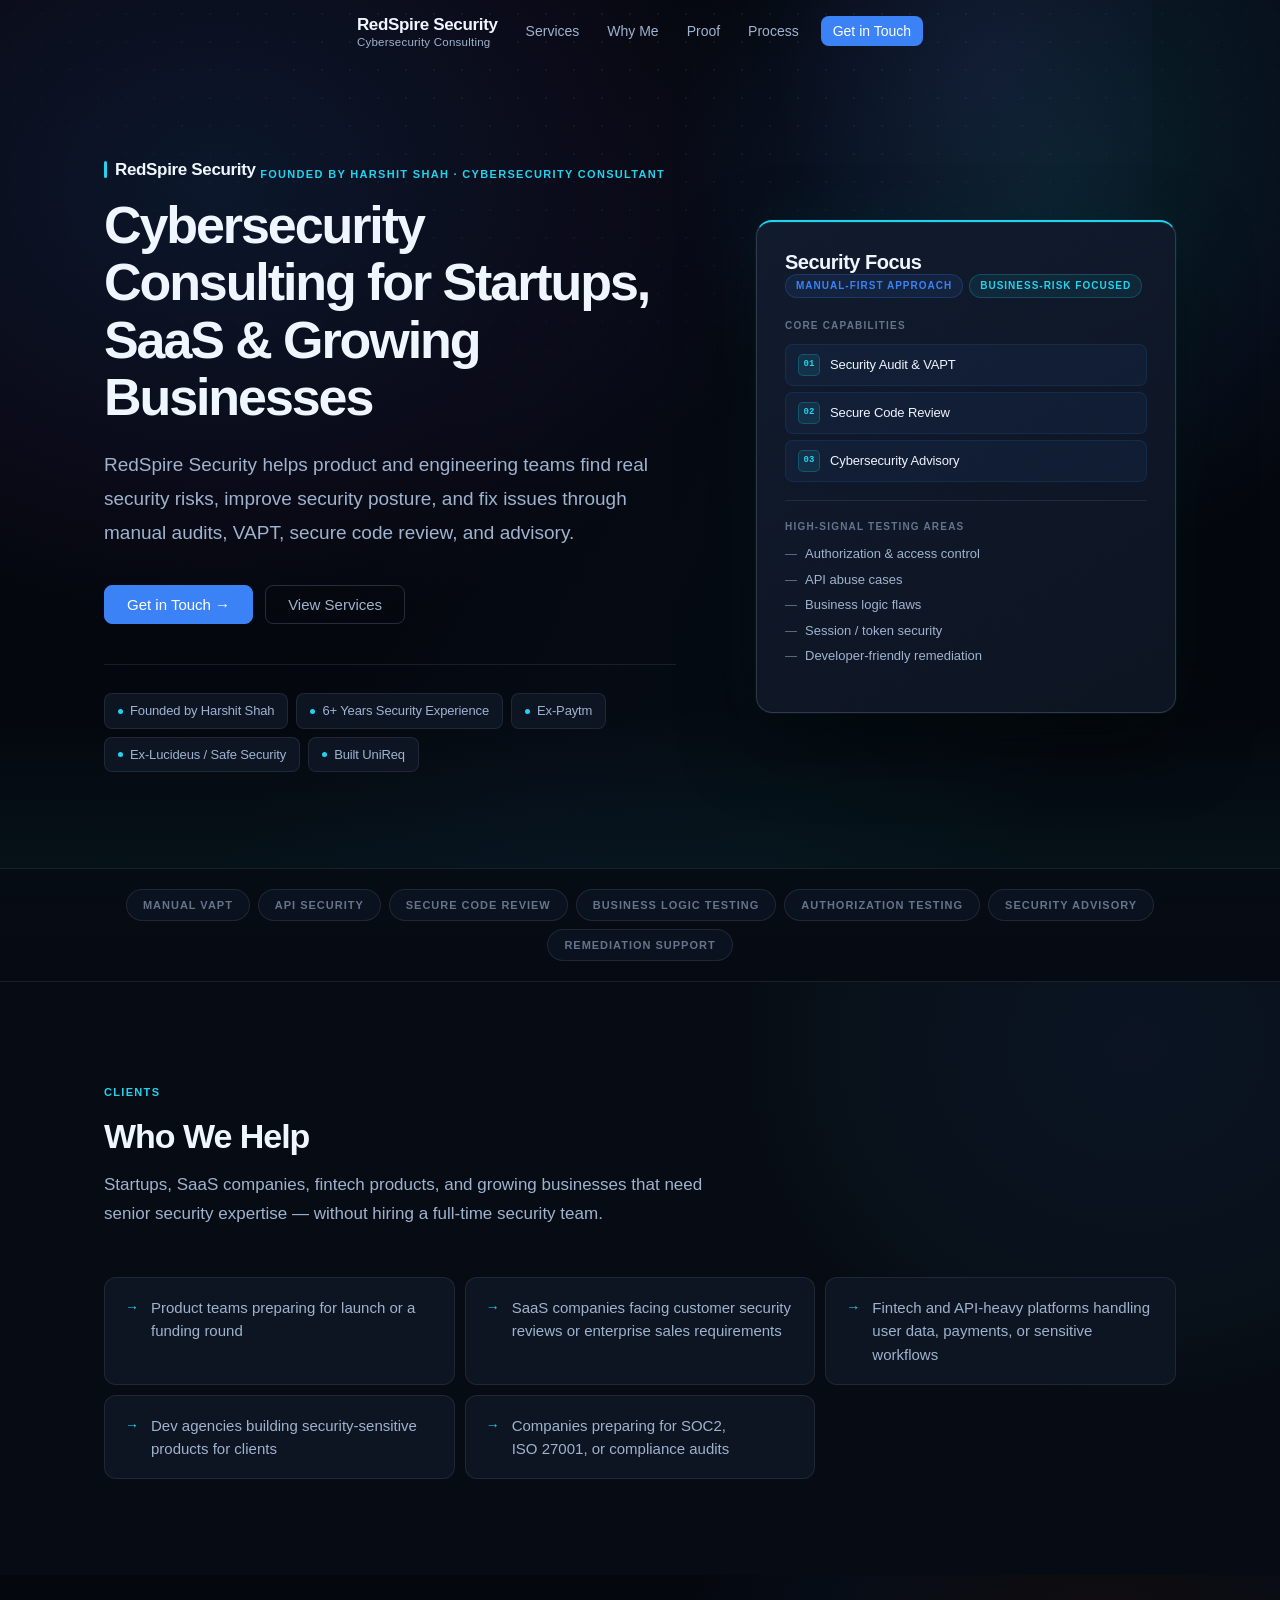
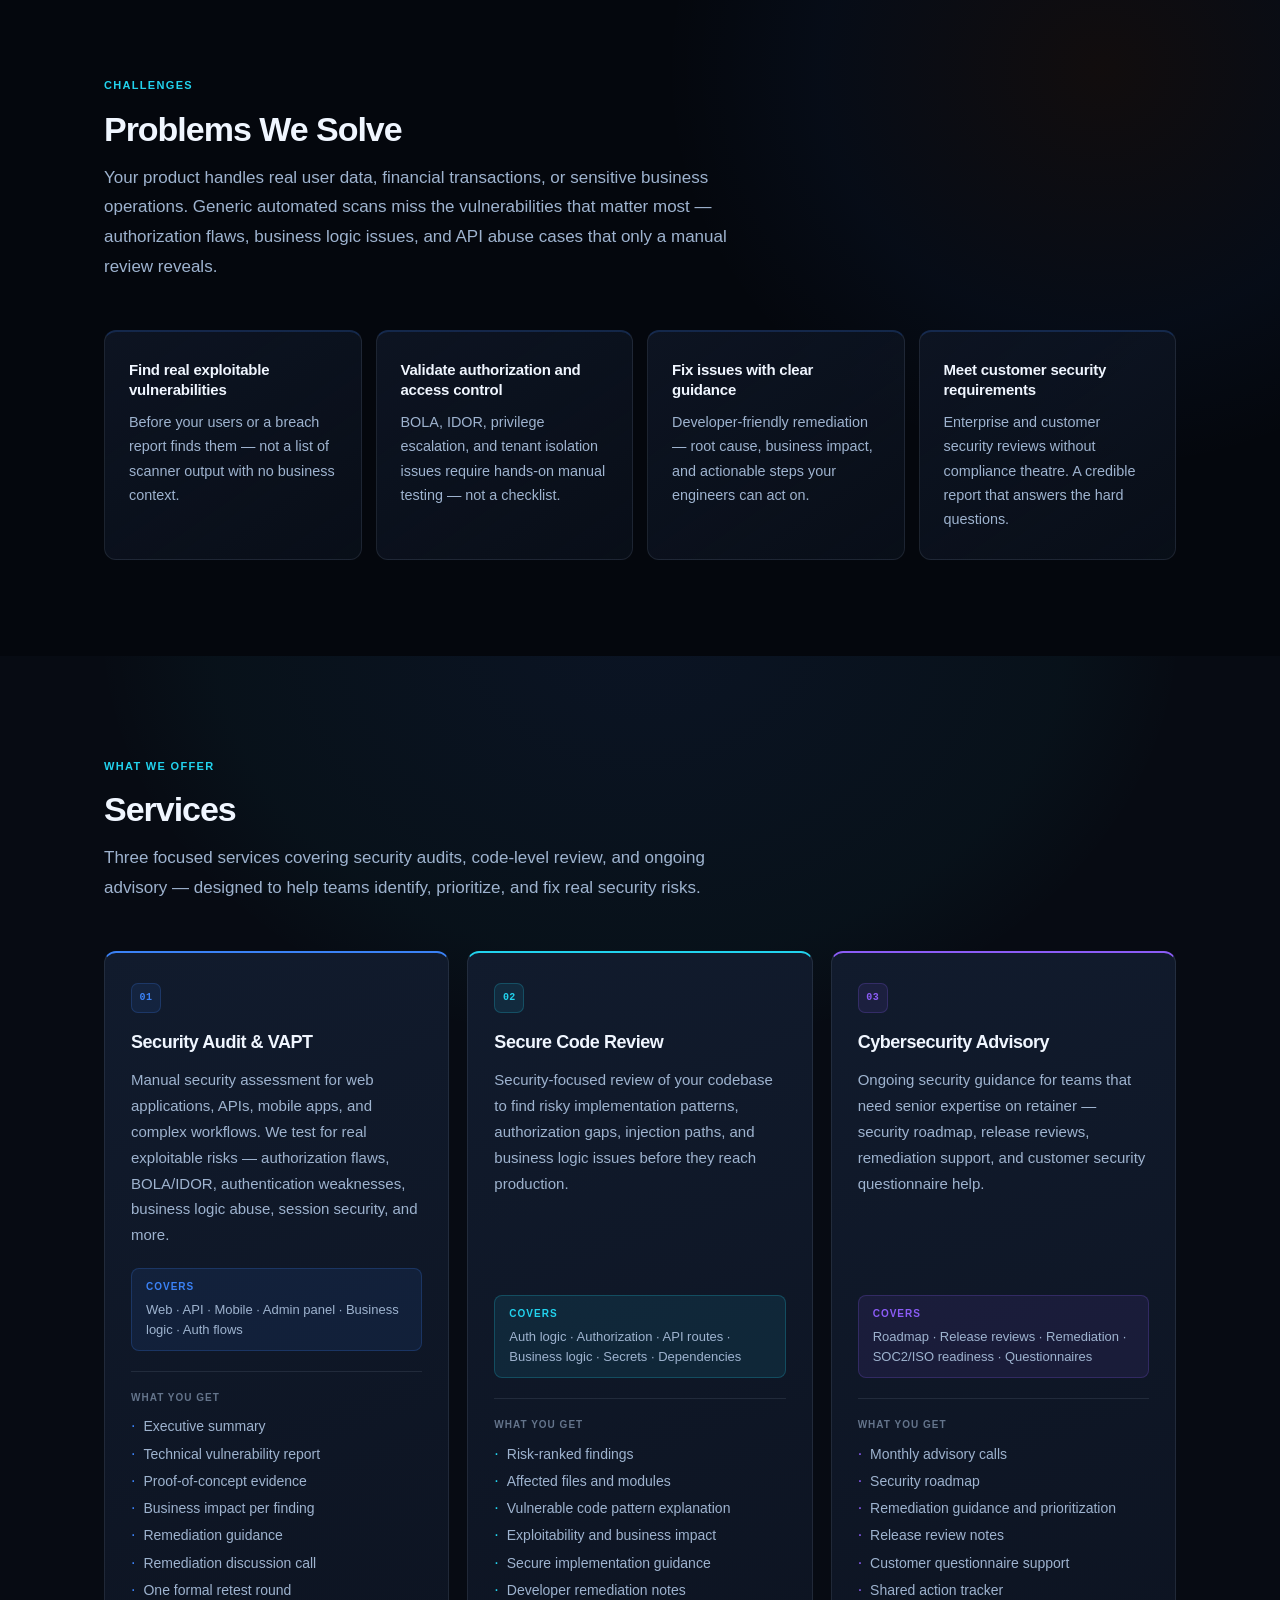
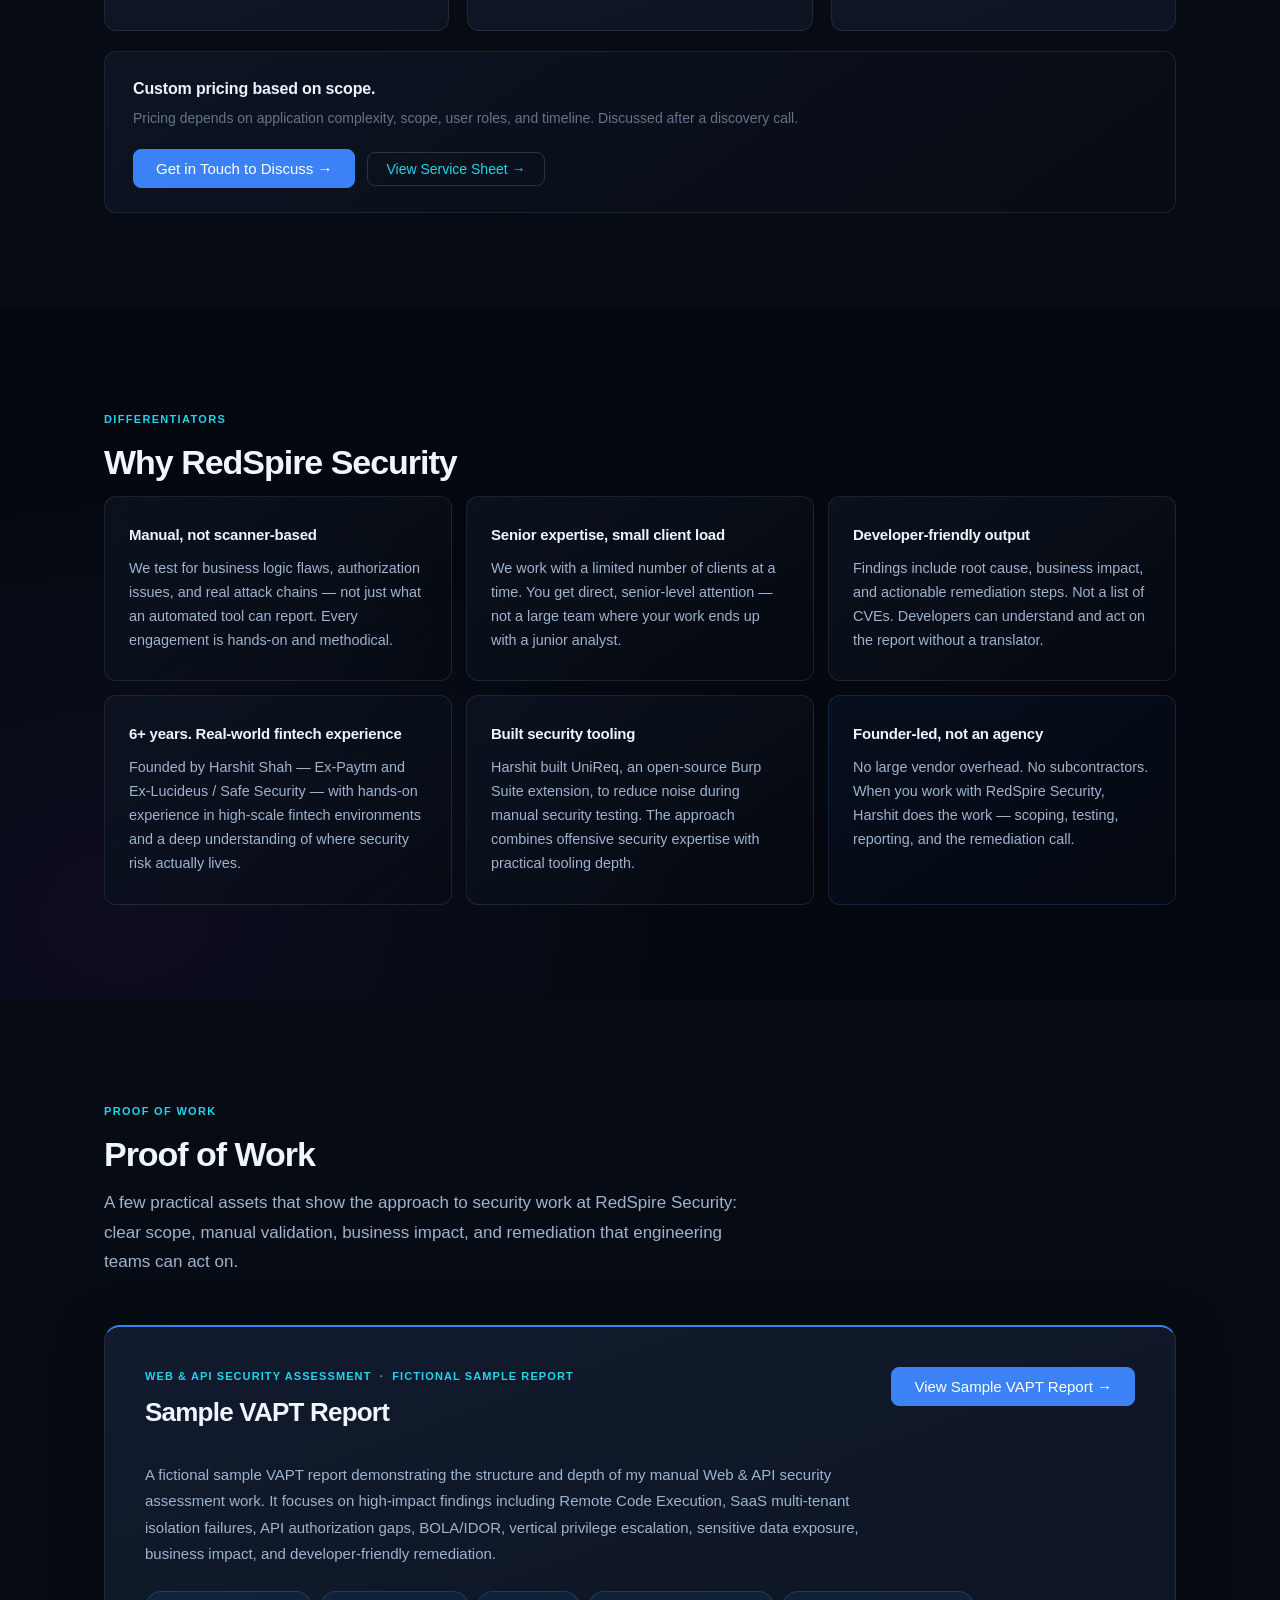
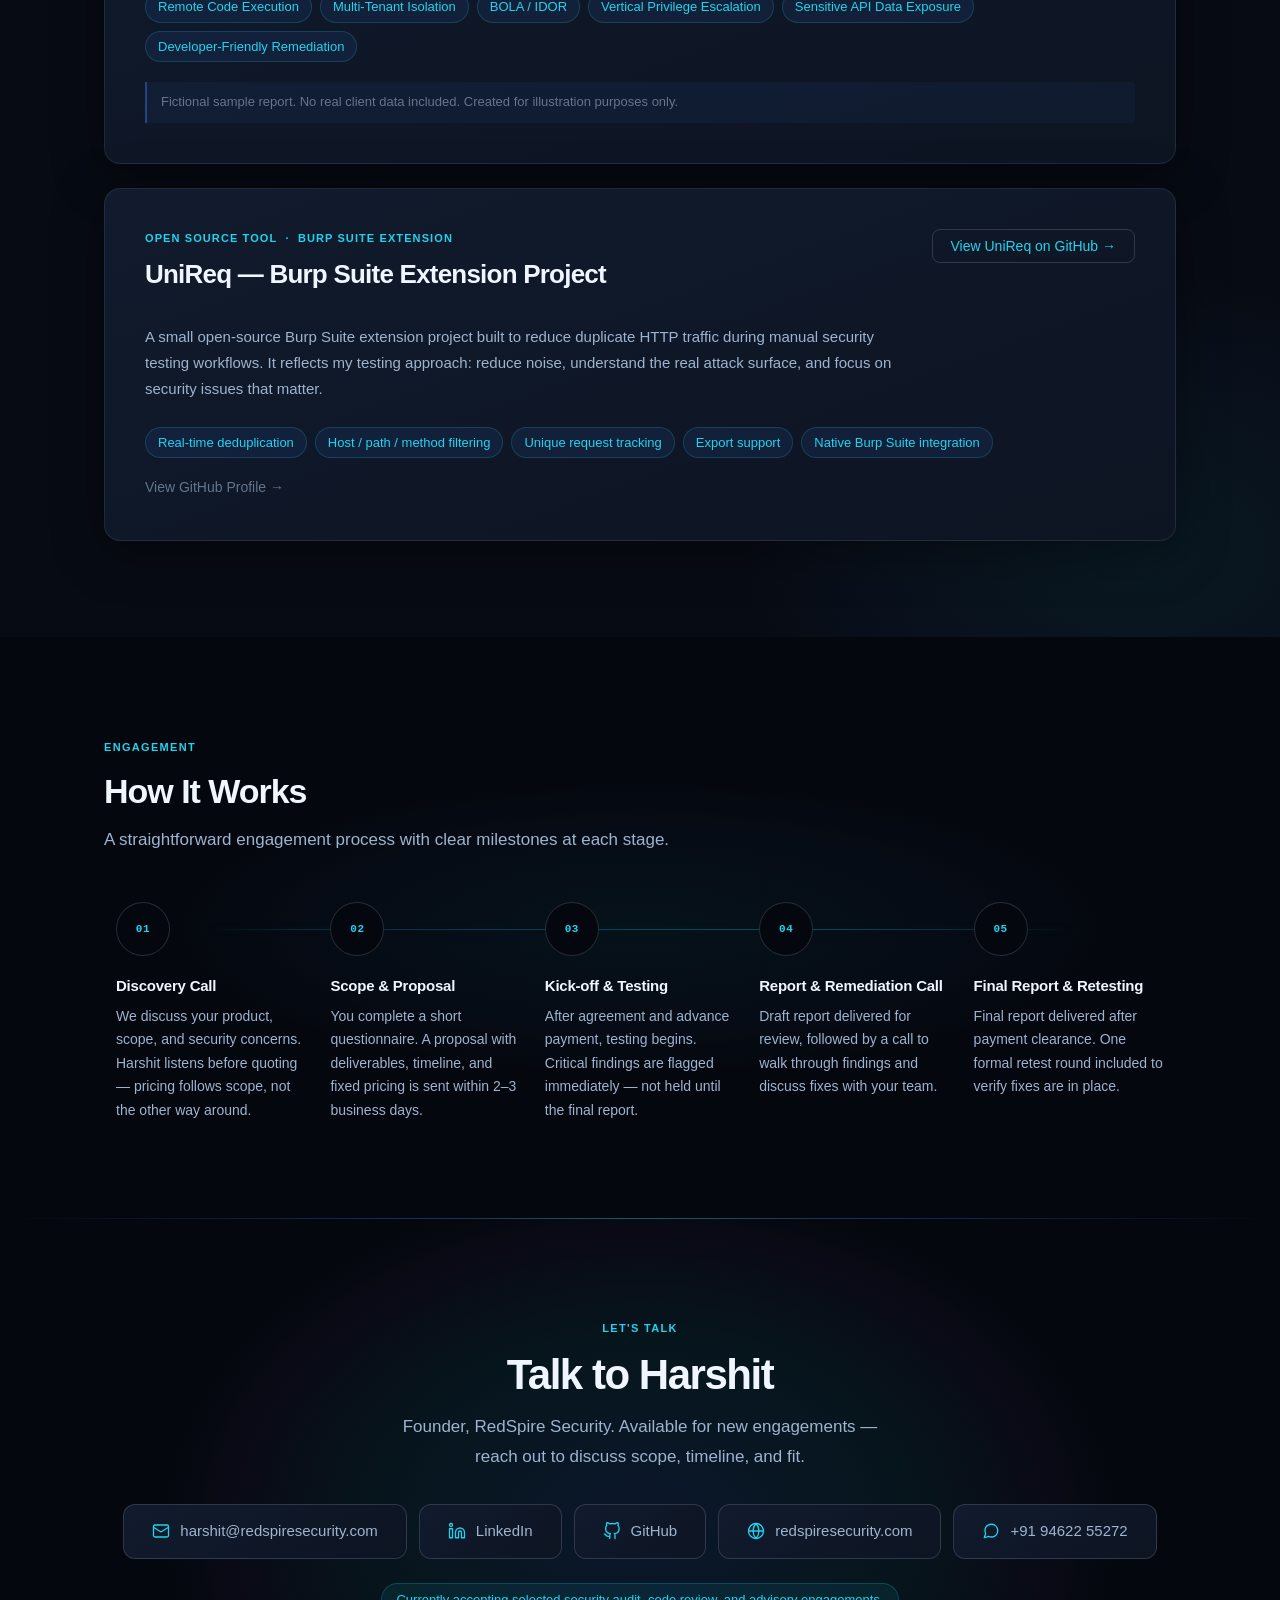
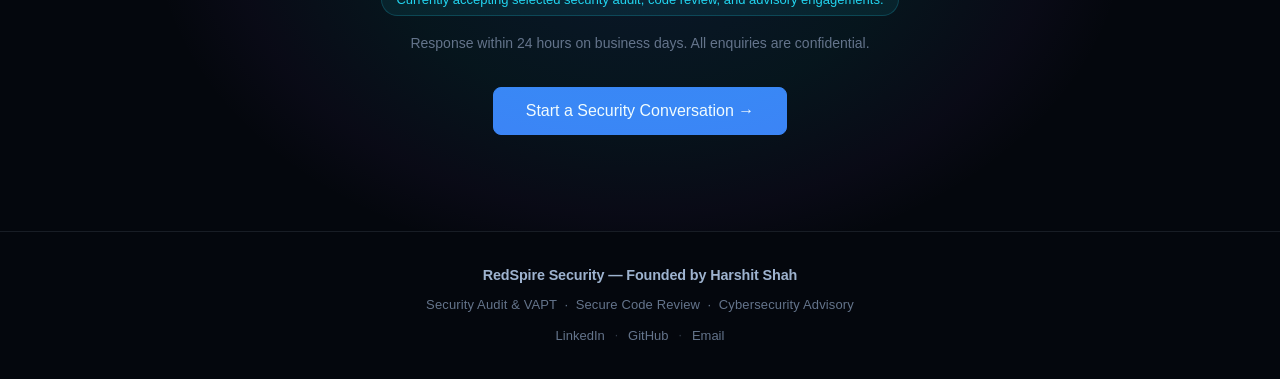
<file: index.html>
<!DOCTYPE html>
<html lang="en">
<head>
  <meta charset="UTF-8">
  <meta name="viewport" content="width=device-width, initial-scale=1.0">
  <meta name="description" content="RedSpire Security — Cybersecurity consulting for startups, SaaS companies, and fintech products. Manual VAPT, secure code review, and cybersecurity advisory. Founded by Harshit Shah.">
  <meta property="og:title" content="RedSpire Security — Cybersecurity Consulting for Startups &amp; SaaS">
  <meta property="og:description" content="Manual VAPT, secure code review, and cybersecurity advisory for startups, SaaS companies, and growing businesses. Founded by Harshit Shah.">
  <meta property="og:type" content="website">
  <meta property="og:url" content="https://redspiresecurity.com/">
  <title>RedSpire Security — Cybersecurity Consulting</title>
  <link rel="stylesheet" href="styles.css">
</head>
<body>

  <!-- ============================================================
       HEADER
  ============================================================ -->
  <header class="header" id="siteHeader">
    <div class="container">
      <nav class="nav" role="navigation" aria-label="Main navigation">
        <a href="#hero" class="nav-logo">
          <span class="logo-name">RedSpire Security</span>
          <span class="logo-sub">Cybersecurity Consulting</span>
        </a>
        <button class="nav-toggle" id="navToggle" aria-label="Open navigation menu" aria-expanded="false" aria-controls="navLinks">
          <span></span>
          <span></span>
          <span></span>
        </button>
        <ul class="nav-links" id="navLinks" role="list">
          <li><a href="#services" class="nav-link">Services</a></li>
          <li><a href="#why" class="nav-link">Why Me</a></li>
          <li><a href="#work" class="nav-link">Proof</a></li>
          <li><a href="#process" class="nav-link">Process</a></li>
          <li><a href="#contact" class="nav-link nav-cta">Get in Touch</a></li>
        </ul>
      </nav>
    </div>
  </header>

  <main>

    <!-- ============================================================
         HERO
         Note: .hero elements use CSS animation (not reveal) because
         they are always above the fold.
    ============================================================ -->
    <section id="hero" class="section hero">
      <div class="hero-bg" aria-hidden="true">
        <div class="hero-glow-primary"></div>
        <div class="hero-glow-card"></div>
        <div class="hero-glow-secondary"></div>
        <div class="hero-band"></div>
        <div class="hero-dot-grid"></div>
        <div class="hero-glow-bottom"></div>
      </div>
      <div class="container">
        <div class="hero-inner">

          <!-- Left: text content -->
          <div class="hero-content">
            <p class="hero-brand">RedSpire Security</p>
            <p class="eyebrow">Founded by Harshit Shah &middot; Cybersecurity Consultant</p>
            <h1 class="hero-heading">
              Cybersecurity Consulting for
              Startups, SaaS &amp; Growing Businesses
            </h1>
            <p class="hero-sub">
              RedSpire Security helps product and engineering teams find real security risks, improve security posture, and fix issues through manual audits, VAPT, secure code review, and advisory.
            </p>
            <div class="hero-actions">
              <a href="#contact" class="btn btn-primary">Get in Touch &rarr;</a>
              <a href="#services" class="btn btn-ghost">View Services</a>
            </div>

            <!-- Credibility badges -->
            <div class="cred-badges">
              <div class="cred-badge">
                <span class="cred-dot" aria-hidden="true"></span>
                Founded by Harshit Shah
              </div>
              <div class="cred-badge">
                <span class="cred-dot" aria-hidden="true"></span>
                6+ Years Security Experience
              </div>
              <div class="cred-badge">
                <span class="cred-dot" aria-hidden="true"></span>
                Ex-Paytm
              </div>
              <div class="cred-badge">
                <span class="cred-dot" aria-hidden="true"></span>
                Ex-Lucideus / Safe Security
              </div>
              <div class="cred-badge">
                <span class="cred-dot" aria-hidden="true"></span>
                Built UniReq
              </div>
            </div>
          </div>

          <!-- Right: Security Focus card -->
          <div class="hero-card-col">
            <div class="security-focus-card">
              <div class="sf-header">
                <h2 class="sf-title">Security Focus</h2>
                <div class="sf-pills">
                  <span class="sf-badge sf-badge-1">Manual-first approach</span>
                  <span class="sf-badge sf-badge-2">Business-risk focused</span>
                </div>
              </div>
              <div class="sf-block">
                <p class="sf-block-label">Core Capabilities</p>
                <div class="sf-services">
                  <div class="sf-service">
                    <span class="sf-service-num" aria-hidden="true">01</span>
                    Security Audit &amp; VAPT
                  </div>
                  <div class="sf-service">
                    <span class="sf-service-num" aria-hidden="true">02</span>
                    Secure Code Review
                  </div>
                  <div class="sf-service">
                    <span class="sf-service-num" aria-hidden="true">03</span>
                    Cybersecurity Advisory
                  </div>
                </div>
              </div>
              <div class="sf-divider"></div>
              <div class="sf-block">
                <p class="sf-block-label">High-Signal Testing Areas</p>
                <ul class="sf-areas-list">
                  <li>Authorization &amp; access control</li>
                  <li>API abuse cases</li>
                  <li>Business logic flaws</li>
                  <li>Session / token security</li>
                  <li>Developer-friendly remediation</li>
                </ul>
              </div>
            </div>
          </div>

        </div>
      </div>
    </section>

    <!-- ============================================================
         TRUST STRIP
    ============================================================ -->
    <div class="cap-rail reveal" role="complementary" aria-label="Capabilities">
      <div class="container">
        <div class="cap-pills">
          <span class="cap-pill">Manual VAPT</span>
          <span class="cap-pill">API Security</span>
          <span class="cap-pill">Secure Code Review</span>
          <span class="cap-pill">Business Logic Testing</span>
          <span class="cap-pill">Authorization Testing</span>
          <span class="cap-pill">Security Advisory</span>
          <span class="cap-pill">Remediation Support</span>
        </div>
      </div>
    </div>

    <!-- ============================================================
         WHO WE HELP
    ============================================================ -->
    <section id="who" class="section section-alt">
      <div class="container">
        <p class="eyebrow reveal">Clients</p>
        <h2 class="section-heading reveal" style="transition-delay:50ms">Who We Help</h2>
        <p class="section-intro reveal" style="transition-delay:110ms">
          Startups, SaaS companies, fintech products, and growing businesses that need senior security expertise — without hiring a full-time security team.
        </p>
        <ul class="client-list" role="list">
          <li class="reveal">Product teams preparing for launch or a funding round</li>
          <li class="reveal">SaaS companies facing customer security reviews or enterprise sales requirements</li>
          <li class="reveal">Fintech and API-heavy platforms handling user data, payments, or sensitive workflows</li>
          <li class="reveal">Dev agencies building security-sensitive products for clients</li>
          <li class="reveal">Companies preparing for SOC2, ISO&nbsp;27001, or compliance audits</li>
        </ul>
      </div>
    </section>

    <!-- ============================================================
         PROBLEMS WE SOLVE
    ============================================================ -->
    <section id="problems" class="section">
      <div class="container">
        <p class="eyebrow reveal">Challenges</p>
        <h2 class="section-heading reveal" style="transition-delay:50ms">Problems We Solve</h2>
        <p class="section-intro reveal" style="transition-delay:110ms">
          Your product handles real user data, financial transactions, or sensitive business operations. Generic automated scans miss the vulnerabilities that matter most — authorization flaws, business logic issues, and API abuse cases that only a manual review reveals.
        </p>
        <div class="problem-grid">
          <div class="problem-card reveal">
            <h3>Find real exploitable vulnerabilities</h3>
            <p>Before your users or a breach report finds them — not a list of scanner output with no business context.</p>
          </div>
          <div class="problem-card reveal">
            <h3>Validate authorization and access control</h3>
            <p>BOLA, IDOR, privilege escalation, and tenant isolation issues require hands-on manual testing — not a checklist.</p>
          </div>
          <div class="problem-card reveal">
            <h3>Fix issues with clear guidance</h3>
            <p>Developer-friendly remediation — root cause, business impact, and actionable steps your engineers can act on.</p>
          </div>
          <div class="problem-card reveal">
            <h3>Meet customer security requirements</h3>
            <p>Enterprise and customer security reviews without compliance theatre. A credible report that answers the hard questions.</p>
          </div>
        </div>
      </div>
    </section>

    <!-- ============================================================
         SERVICES
    ============================================================ -->
    <section id="services" class="section section-alt">
      <div class="container">
        <p class="eyebrow reveal">What We Offer</p>
        <h2 class="section-heading reveal" style="transition-delay:50ms">Services</h2>
        <p class="section-intro reveal" style="transition-delay:110ms">
          Three focused services covering security audits, code-level review, and ongoing advisory — designed to help teams identify, prioritize, and fix real security risks.
        </p>

        <div class="service-grid">

          <div class="service-card service-card--blue reveal">
            <div class="service-number">01</div>
            <h3 class="service-title">Security Audit &amp; VAPT</h3>
            <p class="service-desc">
              Manual security assessment for web applications, APIs, mobile apps, and complex workflows. We test for real exploitable risks — authorization flaws, BOLA/IDOR, authentication weaknesses, business logic abuse, session security, and more.
            </p>
            <div class="service-scope">
              <p class="scope-label">Covers</p>
              <p class="scope-items">Web &middot; API &middot; Mobile &middot; Admin panel &middot; Business logic &middot; Auth flows</p>
            </div>
            <div class="service-deliverables">
              <p class="deliverables-label">What you get</p>
              <ul>
                <li>Executive summary</li>
                <li>Technical vulnerability report</li>
                <li>Proof-of-concept evidence</li>
                <li>Business impact per finding</li>
                <li>Remediation guidance</li>
                <li>Remediation discussion call</li>
                <li>One formal retest round</li>
              </ul>
            </div>
          </div>

          <div class="service-card service-card--cyan reveal">
            <div class="service-number">02</div>
            <h3 class="service-title">Secure Code Review</h3>
            <p class="service-desc">
              Security-focused review of your codebase to find risky implementation patterns, authorization gaps, injection paths, and business logic issues before they reach production.
            </p>
            <div class="service-scope">
              <p class="scope-label">Covers</p>
              <p class="scope-items">Auth logic &middot; Authorization &middot; API routes &middot; Business logic &middot; Secrets &middot; Dependencies</p>
            </div>
            <div class="service-deliverables">
              <p class="deliverables-label">What you get</p>
              <ul>
                <li>Risk-ranked findings</li>
                <li>Affected files and modules</li>
                <li>Vulnerable code pattern explanation</li>
                <li>Exploitability and business impact</li>
                <li>Secure implementation guidance</li>
                <li>Developer remediation notes</li>
              </ul>
            </div>
          </div>

          <div class="service-card service-card--violet reveal">
            <div class="service-number">03</div>
            <h3 class="service-title">Cybersecurity Advisory</h3>
            <p class="service-desc">
              Ongoing security guidance for teams that need senior expertise on retainer — security roadmap, release reviews, remediation support, and customer security questionnaire help.
            </p>
            <div class="service-scope">
              <p class="scope-label">Covers</p>
              <p class="scope-items">Roadmap &middot; Release reviews &middot; Remediation &middot; SOC2/ISO readiness &middot; Questionnaires</p>
            </div>
            <div class="service-deliverables">
              <p class="deliverables-label">What you get</p>
              <ul>
                <li>Monthly advisory calls</li>
                <li>Security roadmap</li>
                <li>Remediation guidance and prioritization</li>
                <li>Release review notes</li>
                <li>Customer questionnaire support</li>
                <li>Shared action tracker</li>
              </ul>
            </div>
          </div>

        </div>

        <div class="services-footer reveal">
          <div class="services-footer-text">
            <p class="pricing-line">Custom pricing based on scope.</p>
            <p class="pricing-sub">Pricing depends on application complexity, scope, user roles, and timeline. Discussed after a discovery call.</p>
          </div>
          <div class="services-footer-actions">
            <a href="#contact" class="btn btn-primary">Get in Touch to Discuss &rarr;</a>
            <a href="/assets/reports/cybersecurity-service-sheet.pdf" class="btn btn-outline" target="_blank" rel="noopener noreferrer">View Service Sheet &rarr;</a>
          </div>
        </div>

      </div>
    </section>

    <!-- ============================================================
         WHY WORK WITH ME
    ============================================================ -->
    <section id="why" class="section">
      <div class="container">
        <p class="eyebrow reveal">Differentiators</p>
        <h2 class="section-heading reveal" style="transition-delay:50ms">Why RedSpire Security</h2>
        <div class="why-grid">

          <div class="why-item reveal">
            <h3>Manual, not scanner-based</h3>
            <p>We test for business logic flaws, authorization issues, and real attack chains — not just what an automated tool can report. Every engagement is hands-on and methodical.</p>
          </div>

          <div class="why-item reveal">
            <h3>Senior expertise, small client load</h3>
            <p>We work with a limited number of clients at a time. You get direct, senior-level attention — not a large team where your work ends up with a junior analyst.</p>
          </div>

          <div class="why-item reveal">
            <h3>Developer-friendly output</h3>
            <p>Findings include root cause, business impact, and actionable remediation steps. Not a list of CVEs. Developers can understand and act on the report without a translator.</p>
          </div>

          <div class="why-item reveal">
            <h3>6+ years. Real-world fintech experience</h3>
            <p>Founded by Harshit Shah — Ex-Paytm and Ex-Lucideus / Safe Security — with hands-on experience in high-scale fintech environments and a deep understanding of where security risk actually lives.</p>
          </div>

          <div class="why-item reveal">
            <h3>Built security tooling</h3>
            <p>Harshit built UniReq, an open-source Burp Suite extension, to reduce noise during manual security testing. The approach combines offensive security expertise with practical tooling depth.</p>
          </div>

          <div class="why-item why-item-accent reveal">
            <h3>Founder-led, not an agency</h3>
            <p>No large vendor overhead. No subcontractors. When you work with RedSpire Security, Harshit does the work — scoping, testing, reporting, and the remediation call.</p>
          </div>

        </div>
      </div>
    </section>

    <!-- ============================================================
         WORK / UNIREQ
    ============================================================ -->
    <section id="work" class="section section-alt">
      <div class="container">
        <p class="eyebrow reveal">Proof of Work</p>
        <h2 class="section-heading reveal" style="transition-delay:50ms">Proof of Work</h2>
        <p class="section-intro reveal" style="transition-delay:80ms">
          A few practical assets that show the approach to security work at RedSpire Security: clear scope, manual validation, business impact, and remediation that engineering teams can act on.
        </p>

        <!-- Sample Report Card (primary) -->
        <div class="work-card work-card--primary reveal" style="transition-delay:140ms">
          <div class="work-card-header">
            <div class="work-card-meta">
              <p class="work-label">Web &amp; API Security Assessment &nbsp;&middot;&nbsp; Fictional Sample Report</p>
              <h3 class="work-title">Sample VAPT Report</h3>
            </div>
            <a href="/assets/reports/sample-vapt-report.pdf" class="btn btn-primary" target="_blank" rel="noopener noreferrer">
              View Sample VAPT Report &rarr;
            </a>
          </div>

          <p class="work-desc">
            A fictional sample VAPT report demonstrating the structure and depth of my manual Web &amp; API security assessment work. It focuses on high-impact findings including Remote Code Execution, SaaS multi-tenant isolation failures, API authorization gaps, BOLA/IDOR, vertical privilege escalation, sensitive data exposure, business impact, and developer-friendly remediation.
          </p>

          <div class="work-features" role="list" aria-label="Finding highlights">
            <span class="tag" role="listitem">Remote Code Execution</span>
            <span class="tag" role="listitem">Multi-Tenant Isolation</span>
            <span class="tag" role="listitem">BOLA / IDOR</span>
            <span class="tag" role="listitem">Vertical Privilege Escalation</span>
            <span class="tag" role="listitem">Sensitive API Data Exposure</span>
            <span class="tag" role="listitem">Developer-Friendly Remediation</span>
          </div>

          <p class="work-sample-note">
            Fictional sample report. No real client data included. Created for illustration purposes only.
          </p>
        </div>

        <!-- UniReq Card (secondary) -->
        <div class="work-card reveal" style="transition-delay:220ms">
          <div class="work-card-header">
            <div class="work-card-meta">
              <p class="work-label">Open Source Tool &nbsp;&middot;&nbsp; Burp Suite Extension</p>
              <h3 class="work-title">UniReq &mdash; Burp Suite Extension Project</h3>
            </div>
            <a href="https://github.com/Johnfire45/UniReq" class="btn btn-outline" target="_blank" rel="noopener noreferrer">
              View UniReq on GitHub &rarr;
            </a>
          </div>

          <p class="work-desc">
            A small open-source Burp Suite extension project built to reduce duplicate HTTP traffic during manual security testing workflows. It reflects my testing approach: reduce noise, understand the real attack surface, and focus on security issues that matter.
          </p>

          <div class="work-features" role="list" aria-label="Key features">
            <span class="tag" role="listitem">Real-time deduplication</span>
            <span class="tag" role="listitem">Host / path / method filtering</span>
            <span class="tag" role="listitem">Unique request tracking</span>
            <span class="tag" role="listitem">Export support</span>
            <span class="tag" role="listitem">Native Burp Suite integration</span>
          </div>
          <p class="work-github-profile">
            <a href="https://github.com/Johnfire45" class="work-profile-link" target="_blank" rel="noopener noreferrer">View GitHub Profile &rarr;</a>
          </p>
        </div>

      </div>
    </section>

    <!-- ============================================================
         PROCESS
    ============================================================ -->
    <section id="process" class="section">
      <div class="container">
        <p class="eyebrow reveal">Engagement</p>
        <h2 class="section-heading reveal" style="transition-delay:50ms">How It Works</h2>
        <p class="section-intro reveal" style="transition-delay:110ms">
          A straightforward engagement process with clear milestones at each stage.
        </p>
        <div class="process-steps" role="list">

          <div class="process-step reveal" role="listitem">
            <div class="step-badge">01</div>
            <div class="step-content">
              <h3>Discovery Call</h3>
              <p>We discuss your product, scope, and security concerns. Harshit listens before quoting — pricing follows scope, not the other way around.</p>
            </div>
          </div>

          <div class="process-step reveal" role="listitem">
            <div class="step-badge">02</div>
            <div class="step-content">
              <h3>Scope &amp; Proposal</h3>
              <p>You complete a short questionnaire. A proposal with deliverables, timeline, and fixed pricing is sent within 2–3 business days.</p>
            </div>
          </div>

          <div class="process-step reveal" role="listitem">
            <div class="step-badge">03</div>
            <div class="step-content">
              <h3>Kick-off &amp; Testing</h3>
              <p>After agreement and advance payment, testing begins. Critical findings are flagged immediately — not held until the final report.</p>
            </div>
          </div>

          <div class="process-step reveal" role="listitem">
            <div class="step-badge">04</div>
            <div class="step-content">
              <h3>Report &amp; Remediation Call</h3>
              <p>Draft report delivered for review, followed by a call to walk through findings and discuss fixes with your team.</p>
            </div>
          </div>

          <div class="process-step reveal" role="listitem">
            <div class="step-badge">05</div>
            <div class="step-content">
              <h3>Final Report &amp; Retesting</h3>
              <p>Final report delivered after payment clearance. One formal retest round included to verify fixes are in place.</p>
            </div>
          </div>

        </div>
      </div>
    </section>

    <!-- ============================================================
         CONTACT
    ============================================================ -->
    <section id="contact" class="section section-contact">
      <div class="contact-glow" aria-hidden="true"></div>
      <div class="container">
        <p class="eyebrow reveal">Let's Talk</p>
        <h2 class="contact-heading reveal" style="transition-delay:50ms">Talk to Harshit</h2>
        <p class="contact-intro reveal" style="transition-delay:110ms">
          Founder, RedSpire Security. Available for new engagements — reach out to discuss scope, timeline, and fit.
        </p>
        <div class="contact-links reveal" style="transition-delay:170ms">
          <a href="mailto:harshit@redspiresecurity.com" class="contact-link">
            <span class="contact-icon-wrap" aria-hidden="true">
              <svg width="18" height="18" viewBox="0 0 24 24" fill="none" stroke="currentColor" stroke-width="1.75" stroke-linecap="round" stroke-linejoin="round"><rect x="2" y="4" width="20" height="16" rx="2"/><path d="m22 7-8.97 5.7a1.94 1.94 0 0 1-2.06 0L2 7"/></svg>
            </span>
            <span>harshit@redspiresecurity.com</span>
          </a>
          <a href="https://www.linkedin.com/in/harshit-shah-699a54127/" class="contact-link" target="_blank" rel="noopener noreferrer">
            <span class="contact-icon-wrap" aria-hidden="true">
              <svg width="18" height="18" viewBox="0 0 24 24" fill="none" stroke="currentColor" stroke-width="1.75" stroke-linecap="round" stroke-linejoin="round"><path d="M16 8a6 6 0 0 1 6 6v7h-4v-7a2 2 0 0 0-2-2 2 2 0 0 0-2 2v7h-4v-7a6 6 0 0 1 6-6z"/><rect x="2" y="9" width="4" height="12"/><circle cx="4" cy="4" r="2"/></svg>
            </span>
            <span>LinkedIn</span>
          </a>
          <a href="https://github.com/Johnfire45" class="contact-link" target="_blank" rel="noopener noreferrer">
            <span class="contact-icon-wrap" aria-hidden="true">
              <svg width="18" height="18" viewBox="0 0 24 24" fill="none" stroke="currentColor" stroke-width="1.75" stroke-linecap="round" stroke-linejoin="round"><path d="M9 19c-5 1.5-5-2.5-7-3m14 6v-3.87a3.37 3.37 0 0 0-.94-2.61c3.14-.35 6.44-1.54 6.44-7A5.44 5.44 0 0 0 20 4.77 5.07 5.07 0 0 0 19.91 1S18.73.65 16 2.48a13.38 13.38 0 0 0-7 0C6.27.65 5.09 1 5.09 1A5.07 5.07 0 0 0 5 4.77a5.44 5.44 0 0 0-1.5 3.78c0 5.42 3.3 6.61 6.44 7A3.37 3.37 0 0 0 9 18.13V22"/></svg>
            </span>
            <span>GitHub</span>
          </a>
          <a href="https://redspiresecurity.com" class="contact-link" target="_blank" rel="noopener noreferrer">
            <span class="contact-icon-wrap" aria-hidden="true">
              <svg width="18" height="18" viewBox="0 0 24 24" fill="none" stroke="currentColor" stroke-width="1.75" stroke-linecap="round" stroke-linejoin="round"><circle cx="12" cy="12" r="10"/><line x1="2" y1="12" x2="22" y2="12"/><path d="M12 2a15.3 15.3 0 0 1 4 10 15.3 15.3 0 0 1-4 10 15.3 15.3 0 0 1-4-10 15.3 15.3 0 0 1 4-10z"/></svg>
            </span>
            <span>redspiresecurity.com</span>
          </a>
          <a href="https://wa.me/919462255272" class="contact-link" target="_blank" rel="noopener noreferrer">
            <span class="contact-icon-wrap" aria-hidden="true">
              <svg width="18" height="18" viewBox="0 0 24 24" fill="none" stroke="currentColor" stroke-width="1.75" stroke-linecap="round" stroke-linejoin="round"><path d="M21 11.5a8.38 8.38 0 0 1-.9 3.8 8.5 8.5 0 0 1-7.6 4.7 8.38 8.38 0 0 1-3.8-.9L3 21l1.9-5.7a8.38 8.38 0 0 1-.9-3.8 8.5 8.5 0 0 1 4.7-7.6 8.38 8.38 0 0 1 3.8-.9h.5a8.48 8.48 0 0 1 8 8v.5z"/></svg>
            </span>
            <span>+91 94622 55272</span>
          </a>
        </div>
        <p class="contact-availability reveal" style="transition-delay:230ms">Currently accepting selected security audit, code review, and advisory engagements.</p>
        <p class="contact-note reveal" style="transition-delay:280ms">Response within 24 hours on business days. All enquiries are confidential.</p>
        <a href="mailto:harshit@redspiresecurity.com" class="btn btn-primary btn-large reveal" style="transition-delay:330ms">Start a Security Conversation &rarr;</a>
      </div>
    </section>

  </main>

  <!-- ============================================================
       FOOTER
  ============================================================ -->
  <footer class="footer" role="contentinfo">
    <div class="container">
      <div class="footer-inner">
        <p class="footer-name">RedSpire Security &mdash; Founded by Harshit Shah</p>
        <p class="footer-services">Security Audit &amp; VAPT &nbsp;&middot;&nbsp; Secure Code Review &nbsp;&middot;&nbsp; Cybersecurity Advisory</p>
        <nav class="footer-links" aria-label="Footer links">
          <a href="https://www.linkedin.com/in/harshit-shah-699a54127/" class="footer-link" target="_blank" rel="noopener noreferrer">LinkedIn</a>
          <span class="footer-sep" aria-hidden="true">&middot;</span>
          <a href="https://github.com/Johnfire45" class="footer-link" target="_blank" rel="noopener noreferrer">GitHub</a>
          <span class="footer-sep" aria-hidden="true">&middot;</span>
          <a href="mailto:harshit@redspiresecurity.com" class="footer-link">Email</a>
        </nav>
      </div>
    </div>
  </footer>

  <script>
    (function () {

      // ── Scroll-aware header ──────────────────────────────────────
      var header = document.getElementById('siteHeader');
      window.addEventListener('scroll', function () {
        header.classList.toggle('scrolled', window.scrollY > 24);
      }, { passive: true });

      // ── Mobile nav toggle ────────────────────────────────────────
      var toggle = document.getElementById('navToggle');
      var links  = document.getElementById('navLinks');

      toggle.addEventListener('click', function () {
        var expanded = toggle.getAttribute('aria-expanded') === 'true';
        toggle.setAttribute('aria-expanded', String(!expanded));
        toggle.classList.toggle('active');
        links.classList.toggle('open');
        document.body.classList.toggle('nav-open');
      });

      links.querySelectorAll('a').forEach(function (link) {
        link.addEventListener('click', function () {
          toggle.setAttribute('aria-expanded', 'false');
          toggle.classList.remove('active');
          links.classList.remove('open');
          document.body.classList.remove('nav-open');
        });
      });

      document.addEventListener('click', function (e) {
        if (links.classList.contains('open') && !header.contains(e.target)) {
          toggle.setAttribute('aria-expanded', 'false');
          toggle.classList.remove('active');
          links.classList.remove('open');
          document.body.classList.remove('nav-open');
        }
      });

      // ── Scroll reveal ────────────────────────────────────────────
      // Progressive enhancement: only activate when IntersectionObserver
      // is available. Without JS, all .reveal elements are fully visible.
      if ('IntersectionObserver' in window) {
        document.body.classList.add('js-reveal');

        var observer = new IntersectionObserver(function (entries) {
          entries.forEach(function (entry) {
            if (entry.isIntersecting) {
              entry.target.classList.add('visible');
              observer.unobserve(entry.target);
            }
          });
        }, {
          threshold: 0.10,
          rootMargin: '0px 0px -32px 0px'
        });

        document.querySelectorAll('.reveal').forEach(function (el) {
          observer.observe(el);
        });
      }

    })();
  </script>

</body>
</html>
</file>
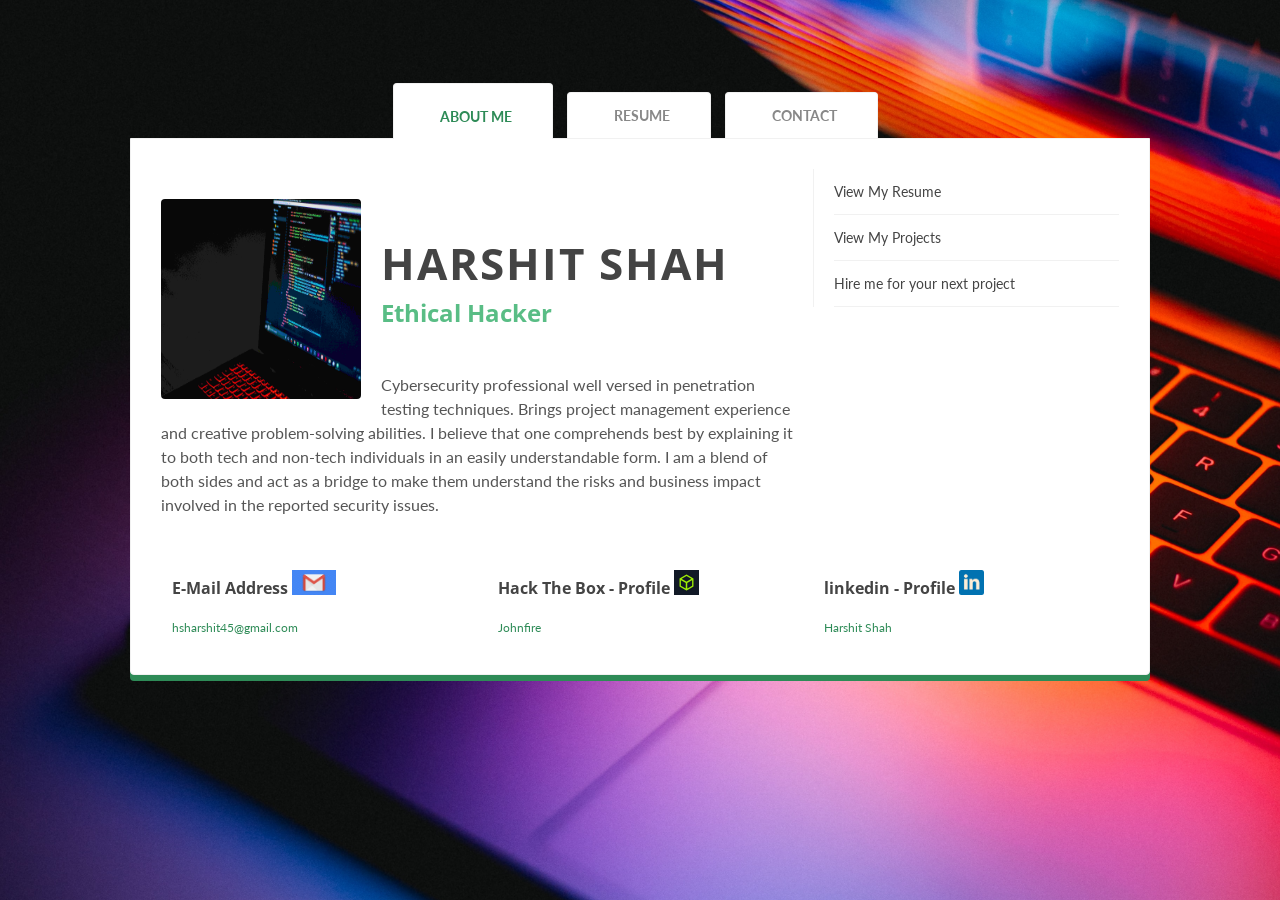
<file: portfolio/index.html>
<!DOCTYPE html>
<html class="no-js">

<head>
  <!-- Add Your Title -->
  <title> Hacker Profile </title>

  <!-- All Meta Tags -->
  <meta charset="utf-8">
  <meta http-equiv="X-UA-Compatible" content="IE=edge,chrome=1">
  <meta name="description" content="">
  <meta name="viewport" content="width=device-width">

  <!-- All Link tags -->
  <link rel='shortcut icon' type='image/x-icon' href='favicon.ico' />
  <link rel="apple-touch-icon-precomposed" href="apple-touch-icon-precomposed.png">
  <link rel="apple-touch-icon-precomposed" href="apple-touch-icon-72x72-precomposed.png">
  <link rel="apple-touch-icon-precomposed" href="apple-touch-icon-114x114-precomposed.png">
  <link rel="apple-touch-icon-precomposed" href="apple-touch-icon-144x144-precomposed.png">
  <link href='https://fonts.googleapis.com/css?family=Sofia' rel='stylesheet'>
  <link href='https://fonts.googleapis.com/css?family=Amaranth' rel='stylesheet'>
  <link rel="stylesheet" href="css/normalize.min.css">
  <link rel="stylesheet" href="css/main.css">

  <!-- All script tags -->
  <script>document.write('<script src="js/vendor/jquery-1.10.1.min.js"><\/script>')</script>
  <script src="js/vendor/jquery.hashchange.min.js"></script>
  <script src="js/vendor/jquery.easytabs.min.js"></script>
  <script src="js/main.js"></script>

</head>

<!-- Start of Body Tag -->

<body class="bg-fixed bg-1">
  <div class="main-container">
    <div class="main wrapper clearfix">

      <!-- Header Start -->
      <header id="header">
        <div id="logo">
          <h6>
            Harshit Shah
          </h6>
          <h4>
            Ethical Hacker
          </h4>
        </div>
      </header>

      <!-- Text "hello world" -->
      <header id="header">
        <div id="helloworld">
          <h1>
            Welcome !!
          </h1>
        </div>
      </header>

      <!-- Main Tab Container -->
      <div id="tab-container" class="tab-container">

        <!-- Tab List -->
        <ul class='etabs'>

          <li class='tab' id="tab-about">
            <a href="#about">
              <i class="icon-user"></i>
              <span>
                About Me
              </span>
            </a>
          </li>

          <li class='tab'>
            <a href="#resume">
              <i class="icon-file-text"></i>
              <span>
                Resume
              </span>
            </a>
          </li>

          <!-- <li class='tab'>
            <a href="#portfolio">
              <i class="icon-heart"></i>
              <span>
                Projects
              </span>
            </a>
          </li> -->

          <li class='tab'>
            <a href="#contact">
              <i class="icon-envelope"></i>
              <span>
                Contact
              </span>
            </a>
          </li>

        </ul>
        <!-- End Tab List -->

        <!-- ----------------------------------------------------------------------------------- -->
        <!-- Code for differents Tabs strat from here. -->
        <div id="tab-data-wrap">

          <!-- About Tab Data -->
          <div id="about">
            <section class="clearfix">
              <div class="g2">
                <div class="photo">
                  <img src="./images/floor.jpg" alt="Your alt text" height="200">
                </div>
                <div class="info">
                  <h2>
                    <p></p>
                    Harshit Shah
                  </h2>
                  <h4>
                    Ethical Hacker
                  </h4>
                  <p>
                    Cybersecurity professional well versed in penetration testing techniques. Brings project management experience and creative
problem-solving abilities. I believe that one comprehends best by explaining it to both tech and non-tech individuals in an easily
understandable form. I am a blend of both sides and act as a bridge to make them understand the risks and business impact involved in
the reported security issues.
                  </p>
                  </p>
                </div>
              </div>

              <div class="g1">
                <div class="main-links sidebar">
                  <ul>
                    <li>
                      <a href="#resume">
                        View My Resume
                      </a>
                    </li>
                    <li>
                      <a href="#portfolio">
                        View My Projects
                      </a>
                    </li>
                    <li>
                      <a href="#contact">
                        Hire me for your next project
                      </a>
                    </li>
                  </ul>
                </div>
              </div>
              <div class="break">
              </div>
              <div class="contact-info">
                <div class="g1">
                  <div class="item-box clearfix">
                    <i class="icon-envelope"></i>
                    <div class="item-data">
                      <h3>
                        <a href="mailto:write@your_mail.here">
                          E-Mail Address
                          <img src="./images/email.png" height="25" align="middle">
                        </a>
                      </h3>
                      <p>
                        hsharshit45@gmail.com
                      </p>
                    </div>
                  </div>
                </div>
                <div class="g1">
                  <div class="item-box clearfix">
                    <i class="icon-facebook"></i>
                    <div class="item-data">
                      <h3>
                        <a href=" https://app.hackthebox.eu/users/163925">
                          Hack The Box - Profile
                          <img src="./images/htb.jpeg" height="25" align="middle" >
                        </a>
                      </h3>
                      <p>
                        Johnfire
                      </p>
                    </div>
                  </div>
                </div>
                <div class="g1">
                  <div class="item-box clearfix">
                    <i class="icon-twitter"></i>
                    <div class="item-data">
                      <h3>
                        <a href="https://www.linkedin.com/in/harshit-shah-699a54127/">
                          linkedin - Profile
                          <img src="./images/linkedin.png" height="25" align="middle" >
                        </a>
                      </h3>
                      <p>
                        Harshit Shah
                      </p>
                    </div>
                  </div>
                </div>
              </div>
            </section>
          </div>
          <!-- End About Tab Data -->
          <!-- ----------------------------------------------------------------------------------- -->
          <!-- skills Tab Data -->
          <div id="resume">
            <iframe src="./Harshit Shah-resume.pdf" height="1000" width="100%"></iframe>>
          </div>

          <!-- End skills Tab Data -->
          <!-- ----------------------------------------------------------------------------------- -->
          <!-- Projects Tab Data -->
          <!-- <div id="portfolio">
            <section class="clearfix">
              <div class="project-section">
                <div class="project-container">
                  <div class="project-img-container"
                    onclick="document.getElementById('modal-wrapper').style.display='block'">
                    <img src="./images/floor.jpg" alt="project image">
                  </div>
                  <p class="project-title">Project Title</p>
                </div>
                <div class="project-container">
                  <div class="project-img-container"
                    onclick="document.getElementById('modal-wrapper').style.display='block'">
                    <img src="./images/floor.jpg" alt="project image">
                  </div>
                  <p class="project-title">Project Title</p>
                </div>
                <div class="project-container">
                  <div class="project-img-container"
                    onclick="document.getElementById('modal-wrapper').style.display='block'">
                    <img src="./images/floor.jpg" alt="project image">
                  </div>
                  <p class="project-title">Project Title</p>
                </div>
                <div class="project-container">
                  <div class="project-img-container"
                    onclick="document.getElementById('modal-wrapper').style.display='block'">
                    <img src="./images/floor.jpg" alt="project image">
                  </div>
                  <p class="project-title">Project Title</p>
                </div>
                <div class="project-container">
                  <div class="project-img-container"
                    onclick="document.getElementById('modal-wrapper').style.display='block'">
                    <img src="./images/floor.jpg" alt="project image">
                  </div>
                  <p class="project-title">Project Title</p>
                </div>
                <div class="project-container">
                  <div class="project-img-container"
                    onclick="document.getElementById('modal-wrapper').style.display='block'">
                    <img src="./images/floor.jpg" alt="project image">
                  </div>
                  <p class="project-title">Project Title</p>
                </div>
                <div class="project-container">
                  <div class="project-img-container"
                    onclick="document.getElementById('modal-wrapper').style.display='block'">
                    <img src="./images/floor.jpg" alt="project image">
                  </div>
                  <p class="project-title">Project Title</p>
                </div>
                <div class="project-container">
                  <div class="project-img-container"
                    onclick="document.getElementById('modal-wrapper').style.display='block'">
                    <img src="./images/floor.jpg" alt="project image">
                  </div>
                  <p class="project-title">Project Title</p>
                </div>
                <div class="project-container">
                  <div class="project-img-container"
                    onclick="document.getElementById('modal-wrapper').style.display='block'">
                    <img src="./images/floor.jpg" alt="project image">
                  </div>
                  <p class="project-title">Project Title</p>
                </div>
              </div>
              <div id="modal-wrapper" class="modal">

                <form class="modal-content animate">

                  <div class="imgcontainer">
                    <span onclick="document.getElementById('modal-wrapper').style.display='none'" class="close"
                      title="Close PopUp">&times;</span>
                    <img src="images/floor.jpg" alt="project" class="avatar">
                    <h1 class="project_details" style="text-align:center">Project Details</h1>
                  </div>

                  <div class="container">
                    <input type="text" placeholder="Project Name" name="uname" readonly>
                    <textarea class="project_description" rows="3" placeholder="Project Description"
                      readonly></textarea>
                    <input type="url" placeholder="Project Link" readonly>
                    <input type="text" placeholder="Languages used" readonly>
                    <button class="project_submit" type="submit">Submit</button>
                  </div>

                </form>

              </div>
            </section>
          </div> -->
          <!-- End Projects tab -->
          <!-- ----------------------------------------------------------------------------------- -->
          <!-- Contact Tab Data -->
          <div id="contact">
            <section class="clearfix">
              <div class="g1">
                <div class="sny-icon-box">
                  <div class="sny-icon">
                    <i class="icon-globe"></i>
                  </div>
                  <div class="sny-icon-content">
                    <h4>
                      Address
                    </h4>
                    <p>
                      127.0.0.1
                    </p>
                  </div>
                </div>
              </div>
              <div class="g1">
                <div class="sny-icon-box">
                  <div class="sny-icon">
                    <i class="icon-phone"></i>
                  </div>
                  <div class="sny-icon-content">
                    <h4>
                      E-mail
                    </h4>
                    <p>
                      hsharshit45@gmail.com
                    </p>
                  </div>
                </div>
              </div>
              <div class="g1">
                <div class="sny-icon-box">
                  <div class="sny-icon">
                    <i class="icon-user"></i>
                  </div>
                  <div class="sny-icon-content">
                    <h4>
                      About Me
                    </h4>
                    <p>
                      Hacker, gamer, astrology, talks
                    </p>
                  </div>
                </div>
              </div>
              <div class="break"></div>
            </section>
          </div>
          <!-- End Contact Data -->
          <!-- ----------------------------------------------------------------------------------- -->
        </div>
      </div>
</body>

</html>
</file>
<file: styles.css>
/* ================================================================
   RedSpire Security — Cybersecurity Consulting
   styles.css
   Dark professional theme. No frameworks. Plain CSS only.
   Design direction: Linear (premium dark SaaS) + HashiCorp (enterprise clarity)
================================================================ */

/* ----------------------------------------------------------------
   Custom Properties
---------------------------------------------------------------- */
:root {
  /* Canvas */
  --bg:             #04070d;
  --bg-alt:         #070b13;

  /* Surface ladder */
  --surface:        #0d1422;
  --surface-2:      #111b2d;
  --surface-hover:  #17263d;

  /* Borders */
  --border:         rgba(148, 163, 184, 0.14);
  --border-strong:  rgba(148, 163, 184, 0.24);
  --border-accent:  rgba(34, 211, 238, 0.36);

  /* Primary accent — electric blue */
  --accent:         #3b82f6;
  --accent-hover:   #60a5fa;
  --accent-dim:     rgba(59, 130, 246, 0.09);
  --accent-glow:    rgba(59, 130, 246, 0.18);

  /* Secondary accent — muted cyan */
  --accent-2:       #22d3ee;
  --accent-2-dim:   rgba(34, 211, 238, 0.08);
  --accent-2-glow:  rgba(34, 211, 238, 0.16);

  /* Depth accent — violet */
  --accent-purple:  #8b5cf6;

  /* Warm accent — used sparingly for depth only */
  --accent-warm:     #f97316;
  --accent-warm-dim: rgba(249, 115, 22, 0.06);

  /* Text */
  --text:           #edf4ff;
  --text-2:         #9eb3cf;
  --text-3:         #64748b;
  --white:          #f0f6ff;

  /* Typography — system font stack only */
  --font: -apple-system, BlinkMacSystemFont, 'Segoe UI', Roboto,
          'Helvetica Neue', Arial, sans-serif;
  --font-mono: 'SF Mono', 'Fira Code', 'Cascadia Code',
               Consolas, 'Courier New', monospace;

  /* Shape */
  --radius:     8px;
  --radius-lg:  12px;
  --radius-xl:  16px;
  --radius-xxl: 20px;

  /* Animation */
  --ease:        180ms ease;
  --ease-md:     240ms ease;
  --ease-slow:   320ms ease;
  --ease-reveal: 550ms ease;

  /* Layout */
  --max-w:     1080px;
  --px:        24px;
  --section-y: 80px;
  --header-h:  64px;
}

/* ----------------------------------------------------------------
   Reset
---------------------------------------------------------------- */
*, *::before, *::after {
  box-sizing: border-box;
  margin: 0;
  padding: 0;
}

html {
  scroll-behavior: smooth;
  font-size: 16px;
  -webkit-text-size-adjust: 100%;
}

body {
  font-family: var(--font);
  background-color: var(--bg);
  color: var(--text);
  line-height: 1.65;
  -webkit-font-smoothing: antialiased;
  -moz-osx-font-smoothing: grayscale;
  overflow-x: hidden;
}

body.nav-open {
  overflow: hidden;
  height: 100dvh;
}

/* Grain/noise overlay — subtle texture across the full page */
body::before {
  content: '';
  position: fixed;
  inset: 0;
  background-image: url("data:image/svg+xml,%3Csvg xmlns='http://www.w3.org/2000/svg' width='300' height='300'%3E%3Cfilter id='n'%3E%3CfeTurbulence type='fractalNoise' baseFrequency='0.75' numOctaves='4' stitchTiles='stitch'/%3E%3C/filter%3E%3Crect width='300' height='300' filter='url(%23n)' opacity='1'/%3E%3C/svg%3E");
  opacity: 0.032;
  pointer-events: none;
  z-index: 9999;
  mix-blend-mode: soft-light;
}

a {
  color: inherit;
  text-decoration: none;
}

ul {
  list-style: none;
}

img, svg {
  display: block;
  max-width: 100%;
}

section[id] {
  scroll-margin-top: var(--header-h);
}

/* ----------------------------------------------------------------
   Layout
---------------------------------------------------------------- */
.container {
  max-width: var(--max-w);
  margin: 0 auto;
  padding: 0 var(--px);
}

.section {
  padding: var(--section-y) 0;
  position: relative;
}

.section-alt {
  background-color: var(--bg-alt);
}

/* ----------------------------------------------------------------
   Typography helpers
---------------------------------------------------------------- */
.eyebrow {
  display: inline-block;
  font-size: 0.6875rem;
  font-weight: 600;
  text-transform: uppercase;
  letter-spacing: 0.12em;
  color: var(--accent-2);
  margin-bottom: 14px;
}

.section-heading {
  font-size: clamp(1.625rem, 3vw, 2.125rem);
  font-weight: 700;
  letter-spacing: -0.03em;
  line-height: 1.18;
  color: var(--white);
  margin-bottom: 14px;
}

.section-intro {
  font-size: 1.0625rem;
  color: var(--text-2);
  max-width: 640px;
  line-height: 1.75;
  margin-bottom: 48px;
}

/* ----------------------------------------------------------------
   Section ambient glows — site-wide visual identity
   Each section gets a unique radial glow character.
   Pseudo-elements sit below section content (z-index: 0).
---------------------------------------------------------------- */

/* Who I Help — blue from top-right */
#who { overflow: hidden; }
#who::before {
  content: '';
  position: absolute;
  top: -60px;
  right: -80px;
  width: 640px;
  height: 500px;
  background: radial-gradient(
    ellipse at 65% 25%,
    rgba(59, 130, 246, 0.07) 0%,
    rgba(34, 211, 238, 0.03) 50%,
    transparent 70%
  );
  pointer-events: none;
  z-index: 0;
}
#who > .container { position: relative; z-index: 1; }

/* Problems I Solve — warm amber depth + blue, top-right */
#problems { overflow: hidden; }
#problems::before {
  content: '';
  position: absolute;
  top: -40px;
  right: -60px;
  width: 680px;
  height: 540px;
  background: radial-gradient(
    ellipse at 65% 25%,
    rgba(249, 115, 22, 0.055) 0%,
    rgba(59, 130, 246, 0.045) 45%,
    transparent 70%
  );
  pointer-events: none;
  z-index: 0;
}
#problems > .container { position: relative; z-index: 1; }

/* Services — centered blue bloom from top */
#services { overflow: hidden; }
#services::before {
  content: '';
  position: absolute;
  top: -80px;
  left: 50%;
  transform: translateX(-50%);
  width: 1100px;
  height: 480px;
  background: radial-gradient(
    ellipse at 50% 10%,
    rgba(59, 130, 246, 0.075) 0%,
    rgba(34, 211, 238, 0.03) 55%,
    transparent 70%
  );
  pointer-events: none;
  z-index: 0;
}
#services > .container { position: relative; z-index: 1; }

/* Why Work With Me — violet from bottom-left */
#why { overflow: hidden; }
#why::before {
  content: '';
  position: absolute;
  bottom: -60px;
  left: -60px;
  width: 740px;
  height: 580px;
  background: radial-gradient(
    ellipse at 25% 75%,
    rgba(139, 92, 246, 0.075) 0%,
    rgba(59, 130, 246, 0.03) 55%,
    transparent 70%
  );
  pointer-events: none;
  z-index: 0;
}
#why > .container { position: relative; z-index: 1; }

/* Proof of Work — cyan from bottom-right */
#work { overflow: hidden; }
#work::before {
  content: '';
  position: absolute;
  bottom: -40px;
  right: -40px;
  width: 600px;
  height: 420px;
  background: radial-gradient(
    ellipse at 70% 70%,
    rgba(34, 211, 238, 0.065) 0%,
    rgba(59, 130, 246, 0.03) 50%,
    transparent 68%
  );
  pointer-events: none;
  z-index: 0;
}
#work > .container { position: relative; z-index: 1; }

/* Process — centered cyan along the timeline */
#process { overflow: hidden; }
#process::before {
  content: '';
  position: absolute;
  top: 50%;
  left: 50%;
  transform: translate(-50%, -50%);
  width: 960px;
  height: 300px;
  background: radial-gradient(
    ellipse at center,
    rgba(34, 211, 238, 0.055) 0%,
    rgba(59, 130, 246, 0.03) 50%,
    transparent 72%
  );
  pointer-events: none;
  z-index: 0;
}
#process > .container { position: relative; z-index: 1; }

/* ----------------------------------------------------------------
   Scroll Reveal — progressive enhancement
---------------------------------------------------------------- */
.js-reveal .reveal {
  opacity: 0;
  transform: translateY(18px);
  transition: opacity var(--ease-reveal), transform var(--ease-reveal);
}

.js-reveal .reveal.visible {
  opacity: 1;
  transform: none;
}

/* Stagger delays for grid children */
.problem-grid  .reveal:nth-child(2) { transition-delay:  70ms; }
.problem-grid  .reveal:nth-child(3) { transition-delay: 140ms; }
.problem-grid  .reveal:nth-child(4) { transition-delay: 210ms; }

.service-grid  .reveal:nth-child(2) { transition-delay:  90ms; }
.service-grid  .reveal:nth-child(3) { transition-delay: 180ms; }

.why-grid      .reveal:nth-child(2) { transition-delay:  60ms; }
.why-grid      .reveal:nth-child(3) { transition-delay: 120ms; }
.why-grid      .reveal:nth-child(4) { transition-delay:  60ms; }
.why-grid      .reveal:nth-child(5) { transition-delay: 120ms; }
.why-grid      .reveal:nth-child(6) { transition-delay: 180ms; }

.client-list   .reveal:nth-child(2) { transition-delay:  50ms; }
.client-list   .reveal:nth-child(3) { transition-delay: 100ms; }
.client-list   .reveal:nth-child(4) { transition-delay: 150ms; }
.client-list   .reveal:nth-child(5) { transition-delay: 200ms; }

.process-steps .reveal:nth-child(2) { transition-delay:  80ms; }
.process-steps .reveal:nth-child(3) { transition-delay: 160ms; }
.process-steps .reveal:nth-child(4) { transition-delay: 240ms; }
.process-steps .reveal:nth-child(5) { transition-delay: 320ms; }

/* ----------------------------------------------------------------
   Hero entrance animations
---------------------------------------------------------------- */
@keyframes hero-fade-up {
  from { opacity: 0; transform: translateY(16px); }
  to   { opacity: 1; transform: translateY(0); }
}

.hero .hero-brand    { animation: hero-fade-up 0.55s ease 0.00s both; }
.hero .eyebrow       { animation: hero-fade-up 0.55s ease 0.06s both; }
.hero .hero-heading  { animation: hero-fade-up 0.60s ease 0.14s both; }
.hero .hero-sub      { animation: hero-fade-up 0.60s ease 0.24s both; }
.hero .hero-actions  { animation: hero-fade-up 0.55s ease 0.29s both; }
.hero .cred-badges   { animation: hero-fade-up 0.55s ease 0.39s both; }
.hero .hero-card-col { animation: hero-fade-up 0.70s ease 0.22s both; }

/* ----------------------------------------------------------------
   Buttons
---------------------------------------------------------------- */
.btn {
  display: inline-flex;
  align-items: center;
  gap: 6px;
  padding: 11px 22px;
  border-radius: var(--radius);
  font-family: var(--font);
  font-size: 0.9375rem;
  font-weight: 500;
  line-height: 1;
  cursor: pointer;
  transition:
    background-color var(--ease),
    border-color var(--ease),
    color var(--ease),
    transform var(--ease-md),
    box-shadow var(--ease-md);
  border: 1px solid transparent;
  white-space: nowrap;
  text-decoration: none;
}

.btn-primary {
  background-color: var(--accent);
  color: #ffffff;
  border-color: var(--accent);
}

.btn-primary:hover {
  background-color: var(--accent-hover);
  border-color: var(--accent-hover);
  transform: translateY(-1px);
  box-shadow: 0 4px 24px rgba(59, 130, 246, 0.44);
}

.btn-ghost {
  background-color: transparent;
  color: var(--text-2);
  border-color: var(--border-strong);
}

.btn-ghost:hover {
  background-color: var(--surface);
  color: var(--text);
  border-color: var(--border-strong);
  transform: translateY(-1px);
}

.btn-outline {
  background-color: transparent;
  color: var(--accent-2);
  border-color: var(--border-strong);
  padding: 9px 18px;
  font-size: 0.875rem;
}

.btn-outline:hover {
  background-color: var(--accent-2-dim);
  border-color: var(--border-accent);
  transform: translateY(-1px);
}

.btn-large {
  padding: 15px 32px;
  font-size: 1rem;
}

/* ----------------------------------------------------------------
   Tags
---------------------------------------------------------------- */
.tag {
  display: inline-block;
  padding: 4px 12px;
  border-radius: 100px;
  font-size: 0.8125rem;
  font-weight: 500;
  background-color: var(--accent-dim);
  color: var(--accent-2);
  border: 1px solid rgba(34, 211, 238, 0.18);
  transition: background-color var(--ease), border-color var(--ease);
}

.tag:hover {
  background-color: var(--accent-2-dim);
  border-color: rgba(34, 211, 238, 0.32);
}

/* ----------------------------------------------------------------
   Header / Navigation
---------------------------------------------------------------- */
.header {
  position: fixed;
  top: 0;
  left: 0;
  right: 0;
  z-index: 1000;
  height: var(--header-h);
  display: flex;
  align-items: center;
  transition:
    background-color var(--ease-md),
    border-color var(--ease-md);
  border-bottom: 1px solid transparent;
}

.header.scrolled {
  background-color: rgba(4, 7, 13, 0.92);
  backdrop-filter: blur(20px);
  -webkit-backdrop-filter: blur(20px);
  border-bottom-color: var(--border);
}

.nav {
  display: flex;
  align-items: center;
  justify-content: space-between;
  gap: 16px;
  width: 100%;
}

.nav-logo {
  display: flex;
  flex-direction: column;
  line-height: 1.25;
  flex-shrink: 0;
  transition: opacity var(--ease);
}

.nav-logo:hover {
  opacity: 0.75;
}

.logo-name {
  font-size: 1.0625rem;
  font-weight: 800;
  color: var(--white);
  letter-spacing: -0.02em;
}

.logo-sub {
  font-size: 0.72rem;
  color: var(--text-2);
  font-weight: 500;
  letter-spacing: 0.02em;
}

.nav-links {
  display: flex;
  align-items: center;
  gap: 4px;
  list-style: none;
}

.nav-link {
  padding: 7px 12px;
  border-radius: var(--radius);
  font-size: 0.875rem;
  font-weight: 500;
  color: var(--text-2);
  transition: color var(--ease), background-color var(--ease);
}

.nav-link:hover {
  color: var(--white);
  background-color: var(--surface);
}

.nav-cta {
  background-color: var(--accent) !important;
  color: #ffffff !important;
  margin-left: 6px;
  border-radius: var(--radius);
}

.nav-cta:hover {
  background-color: var(--accent-hover) !important;
  transform: translateY(-1px);
  box-shadow: 0 4px 16px rgba(59, 130, 246, 0.36);
}

.nav-toggle {
  display: none;
  flex-direction: column;
  justify-content: center;
  gap: 5px;
  width: 36px;
  height: 36px;
  padding: 6px;
  cursor: pointer;
  background: none;
  border: none;
  border-radius: var(--radius);
  flex-shrink: 0;
  position: relative;
  z-index: 1001;
}

.nav-toggle span {
  display: block;
  width: 22px;
  height: 2px;
  background-color: var(--text-2);
  border-radius: 2px;
  transition: transform var(--ease), opacity var(--ease), background-color var(--ease);
  transform-origin: center;
}

.nav-toggle.active span:nth-child(1) {
  transform: translateY(7px) rotate(45deg);
  background-color: var(--text);
}
.nav-toggle.active span:nth-child(2) {
  opacity: 0;
  transform: scaleX(0);
}
.nav-toggle.active span:nth-child(3) {
  transform: translateY(-7px) rotate(-45deg);
  background-color: var(--text);
}

/* ----------------------------------------------------------------
   Hero
---------------------------------------------------------------- */
.hero {
  position: relative;
  padding-top: calc(var(--header-h) + var(--section-y));
  padding-bottom: var(--section-y);
  overflow: hidden;
}

/* Background layers */
.hero-bg {
  position: absolute;
  inset: 0;
  pointer-events: none;
  user-select: none;
}

/* Blue-violet glow behind the headline (left) */
.hero-glow-primary {
  position: absolute;
  top: -60px;
  left: -100px;
  width: 900px;
  height: 700px;
  background: radial-gradient(
    ellipse at 35% 35%,
    rgba(59, 130, 246, 0.13) 0%,
    rgba(139, 92, 246, 0.05) 45%,
    transparent 70%
  );
}

/* Cyan glow behind the card (right) */
.hero-glow-card {
  position: absolute;
  top: -40px;
  right: -80px;
  width: 680px;
  height: 600px;
  background: radial-gradient(
    ellipse at 55% 35%,
    rgba(34, 211, 238, 0.10) 0%,
    rgba(59, 130, 246, 0.05) 50%,
    transparent 72%
  );
}

/* Faint secondary violet bloom (right-top) */
.hero-glow-secondary {
  position: absolute;
  top: 0;
  right: 10%;
  width: 400px;
  height: 360px;
  background: radial-gradient(
    ellipse at 60% 20%,
    rgba(139, 92, 246, 0.07) 0%,
    transparent 65%
  );
}

/* Subtle diagonal light band */
.hero-band {
  position: absolute;
  inset: 0;
  background: linear-gradient(
    118deg,
    transparent 38%,
    rgba(59, 130, 246, 0.028) 55%,
    rgba(34, 211, 238, 0.022) 70%,
    transparent 85%
  );
}

/* Dot grid — premium, not generic */
.hero-dot-grid {
  position: absolute;
  inset: 0;
  background-image: radial-gradient(
    rgba(148, 163, 184, 0.10) 1px,
    transparent 1px
  );
  background-size: 28px 28px;
  mask-image: radial-gradient(
    ellipse 75% 60% at 50% 0%,
    black 0%,
    transparent 100%
  );
  -webkit-mask-image: radial-gradient(
    ellipse 75% 60% at 50% 0%,
    black 0%,
    transparent 100%
  );
}

/* Soft section boundary glow at the bottom */
.hero-glow-bottom {
  position: absolute;
  bottom: 0;
  left: 50%;
  transform: translateX(-50%);
  width: 120%;
  height: 160px;
  background: linear-gradient(
    to bottom,
    transparent 0%,
    rgba(34, 211, 238, 0.03) 60%,
    rgba(34, 211, 238, 0.05) 100%
  );
}

/* Hero two-column layout */
.hero-inner {
  display: grid;
  grid-template-columns: 1fr 380px;
  gap: 64px;
  align-items: center;
  position: relative;
  z-index: 1;
}

.hero-content {
  max-width: 580px;
}

/* Brand label above the hero heading */
.hero-brand {
  display: inline-flex;
  align-items: center;
  gap: 8px;
  margin-bottom: 10px;
  font-size: 1.0625rem;
  font-weight: 800;
  color: var(--white);
  letter-spacing: -0.02em;
  line-height: 1;
}

.hero-brand::before {
  content: '';
  display: inline-block;
  width: 3px;
  height: 1em;
  background: var(--accent-2);
  border-radius: 2px;
  flex-shrink: 0;
}

.hero-heading {
  font-size: clamp(2rem, 4.5vw, 3.25rem);
  font-weight: 800;
  letter-spacing: -0.04em;
  line-height: 1.10;
  color: var(--white);
  margin-bottom: 22px;
}

.hero-sub {
  font-size: clamp(1rem, 2vw, 1.1875rem);
  color: var(--text-2);
  line-height: 1.78;
  margin-bottom: 36px;
}

.hero-actions {
  display: flex;
  gap: 12px;
  flex-wrap: wrap;
  margin-bottom: 40px;
}

/* Credibility badges */
.cred-badges {
  display: flex;
  flex-wrap: wrap;
  gap: 8px;
  padding-top: 28px;
  border-top: 1px solid var(--border);
}

.cred-badge {
  display: inline-flex;
  align-items: center;
  gap: 7px;
  padding: 6px 13px;
  background-color: var(--surface);
  border: 1px solid var(--border);
  border-radius: var(--radius);
  font-size: 0.8125rem;
  font-weight: 500;
  color: var(--text-2);
  letter-spacing: -0.01em;
  transition: border-color var(--ease), color var(--ease), background-color var(--ease);
}

.cred-badge:hover {
  border-color: var(--border-strong);
  color: var(--text);
  background-color: var(--surface-2);
}

.cred-dot {
  display: inline-block;
  width: 5px;
  height: 5px;
  border-radius: 50%;
  background-color: var(--accent-2);
  flex-shrink: 0;
}

/* ----------------------------------------------------------------
   Security Focus Card
---------------------------------------------------------------- */
.hero-card-col {
  position: relative;
}

.security-focus-card {
  background: linear-gradient(150deg, var(--surface-2) 0%, var(--surface) 100%);
  border: 1px solid var(--border-strong);
  border-top: 2px solid var(--accent-2);
  border-radius: var(--radius-xl);
  padding: 28px;
  box-shadow:
    0 0 0 1px rgba(34, 211, 238, 0.04),
    0 28px 70px rgba(0, 0, 0, 0.58),
    0 0 60px rgba(34, 211, 238, 0.07),
    inset 0 1px 0 rgba(34, 211, 238, 0.10);
  position: relative;
  transition: box-shadow var(--ease-slow), border-color var(--ease-slow);
}

.security-focus-card:hover {
  box-shadow:
    0 0 0 1px rgba(34, 211, 238, 0.08),
    0 32px 80px rgba(0, 0, 0, 0.64),
    0 0 90px rgba(34, 211, 238, 0.11),
    inset 0 1px 0 rgba(34, 211, 238, 0.16);
  border-color: rgba(148, 163, 184, 0.30);
  border-top-color: var(--accent-2);
}

.sf-header {
  margin-bottom: 20px;
}

.sf-pills {
  display: flex;
  flex-wrap: wrap;
  gap: 6px;
  margin-bottom: 10px;
}

.sf-badge {
  display: inline-block;
  font-size: 0.625rem;
  font-weight: 600;
  text-transform: uppercase;
  letter-spacing: 0.1em;
  color: var(--accent);
  background-color: var(--accent-dim);
  border: 1px solid rgba(59, 130, 246, 0.22);
  border-radius: 100px;
  padding: 3px 10px;
}

.sf-badge-2 {
  color: var(--accent-2);
  background-color: var(--accent-2-dim);
  border-color: rgba(34, 211, 238, 0.22);
}

.sf-title {
  font-size: 1.25rem;
  font-weight: 700;
  color: var(--white);
  letter-spacing: -0.025em;
  line-height: 1.2;
}

.sf-block {
  margin-bottom: 18px;
}

.sf-block-label {
  font-size: 0.625rem;
  font-weight: 600;
  text-transform: uppercase;
  letter-spacing: 0.12em;
  color: var(--text-3);
  margin-bottom: 9px;
}

.sf-services {
  display: flex;
  flex-direction: column;
  gap: 6px;
}

.sf-service {
  display: flex;
  align-items: center;
  gap: 10px;
  padding: 9px 12px;
  background-color: rgba(59, 130, 246, 0.06);
  border: 1px solid rgba(59, 130, 246, 0.12);
  border-radius: var(--radius);
  font-size: 0.8125rem;
  font-weight: 500;
  color: var(--text);
  letter-spacing: -0.01em;
  transition: background-color var(--ease), border-color var(--ease);
}

.sf-service:hover {
  background-color: rgba(59, 130, 246, 0.11);
  border-color: rgba(59, 130, 246, 0.22);
}

.sf-service-num {
  display: inline-flex;
  align-items: center;
  justify-content: center;
  width: 22px;
  height: 22px;
  border-radius: 5px;
  background-color: rgba(34, 211, 238, 0.10);
  border: 1px solid rgba(34, 211, 238, 0.22);
  font-size: 0.5625rem;
  font-weight: 700;
  font-family: var(--font-mono);
  color: var(--accent-2);
  letter-spacing: 0.02em;
  flex-shrink: 0;
}

.sf-divider {
  height: 1px;
  background: var(--border);
  margin-bottom: 18px;
}

.sf-areas-list {
  display: flex;
  flex-direction: column;
  gap: 6px;
}

.sf-areas-list li {
  display: flex;
  align-items: baseline;
  gap: 8px;
  font-size: 0.8125rem;
  color: var(--text-2);
  line-height: 1.5;
}

.sf-areas-list li::before {
  content: '—';
  color: var(--text-3);
  font-size: 0.75rem;
  flex-shrink: 0;
}

/* ----------------------------------------------------------------
   Capability Rail (replaces trust strip)
---------------------------------------------------------------- */
.cap-rail {
  border-top: 1px solid var(--border);
  border-bottom: 1px solid var(--border);
  background: linear-gradient(
    to bottom,
    rgba(34, 211, 238, 0.028) 0%,
    var(--bg-alt) 40%,
    var(--bg-alt) 60%,
    rgba(59, 130, 246, 0.022) 100%
  );
  padding: 20px 0;
}

.cap-pills {
  display: flex;
  align-items: center;
  justify-content: center;
  flex-wrap: wrap;
  gap: 8px;
}

.cap-pill {
  display: inline-flex;
  align-items: center;
  padding: 6px 16px;
  background: rgba(13, 21, 36, 0.80);
  border: 1px solid var(--border);
  border-radius: 100px;
  font-size: 0.6875rem;
  font-weight: 600;
  text-transform: uppercase;
  letter-spacing: 0.09em;
  color: var(--text-3);
  transition: border-color var(--ease), color var(--ease), background-color var(--ease);
  cursor: default;
}

.cap-pill:hover {
  border-color: var(--border-accent);
  color: var(--accent-2);
  background-color: rgba(34, 211, 238, 0.06);
}

/* ----------------------------------------------------------------
   Who I Help
---------------------------------------------------------------- */
.client-list {
  display: grid;
  grid-template-columns: repeat(auto-fill, minmax(280px, 1fr));
  gap: 10px;
}

.client-list li {
  display: flex;
  align-items: flex-start;
  gap: 12px;
  padding: 18px 20px;
  background-color: var(--surface);
  border: 1px solid var(--border);
  border-radius: var(--radius-lg);
  font-size: 0.9375rem;
  color: var(--text-2);
  line-height: 1.55;
  transition: border-color var(--ease-md), background-color var(--ease-md),
              transform var(--ease-md);
}

.client-list li::before {
  content: '→';
  color: var(--accent-2);
  font-size: 0.875rem;
  flex-shrink: 0;
  margin-top: 1px;
}

.client-list li:hover {
  border-color: var(--border-strong);
  background-color: var(--surface-2);
  transform: translateY(-1px);
}

/* ----------------------------------------------------------------
   Problems I Solve
---------------------------------------------------------------- */
.problem-grid {
  display: grid;
  grid-template-columns: repeat(auto-fill, minmax(240px, 1fr));
  gap: 14px;
}

.problem-card {
  padding: 28px 24px;
  background: linear-gradient(145deg, var(--surface) 0%, rgba(13, 21, 34, 0.55) 100%);
  border: 1px solid var(--border);
  border-top: 2px solid rgba(59, 130, 246, 0.22);
  border-radius: var(--radius-lg);
  transition:
    border-color var(--ease-md),
    background var(--ease-md),
    box-shadow var(--ease-md),
    transform var(--ease-md);
}

.problem-card:hover {
  border-color: var(--border-strong);
  border-top-color: rgba(59, 130, 246, 0.50);
  background: linear-gradient(145deg, var(--surface-2) 0%, var(--surface) 100%);
  box-shadow:
    0 10px 36px rgba(0, 0, 0, 0.38),
    0 0 28px rgba(59, 130, 246, 0.08);
  transform: translateY(-2px);
}

.problem-card h3 {
  font-size: 0.9375rem;
  font-weight: 700;
  color: var(--white);
  margin-bottom: 10px;
  letter-spacing: -0.015em;
  line-height: 1.35;
}

.problem-card p {
  font-size: 0.9rem;
  color: var(--text-2);
  line-height: 1.68;
}

/* ----------------------------------------------------------------
   Services — per-card accent via CSS custom properties
---------------------------------------------------------------- */
.service-card--blue {
  --card-accent:        #3b82f6;
  --card-accent-dim:    rgba(59, 130, 246, 0.09);
  --card-accent-border: rgba(59, 130, 246, 0.22);
  --card-accent-glow:   rgba(59, 130, 246, 0.13);
}

.service-card--cyan {
  --card-accent:        #22d3ee;
  --card-accent-dim:    rgba(34, 211, 238, 0.09);
  --card-accent-border: rgba(34, 211, 238, 0.22);
  --card-accent-glow:   rgba(34, 211, 238, 0.13);
}

.service-card--violet {
  --card-accent:        #8b5cf6;
  --card-accent-dim:    rgba(139, 92, 246, 0.09);
  --card-accent-border: rgba(139, 92, 246, 0.22);
  --card-accent-glow:   rgba(139, 92, 246, 0.13);
}

.service-grid {
  display: grid;
  grid-template-columns: repeat(3, 1fr);
  gap: 18px;
  margin-bottom: 20px;
}

.service-card {
  display: flex;
  flex-direction: column;
  background: linear-gradient(160deg, var(--surface-2) 0%, var(--surface) 100%);
  border: 1px solid var(--border);
  border-top: 2px solid var(--card-accent, var(--accent));
  border-radius: var(--radius-lg);
  padding: 30px 26px;
  transition:
    border-color var(--ease-md),
    background var(--ease-md),
    box-shadow var(--ease-md),
    transform var(--ease-md);
}

.service-card:hover {
  border-color: var(--card-accent-border, rgba(59, 130, 246, 0.22));
  border-top-color: var(--card-accent, var(--accent));
  background: linear-gradient(160deg, var(--surface-hover) 0%, var(--surface-2) 100%);
  box-shadow:
    0 14px 44px rgba(0, 0, 0, 0.42),
    0 0 32px var(--card-accent-glow, rgba(59, 130, 246, 0.10));
  transform: translateY(-3px);
}

.service-number {
  display: inline-flex;
  align-items: center;
  justify-content: center;
  width: 30px;
  height: 30px;
  border-radius: 7px;
  background-color: var(--card-accent-dim, rgba(59, 130, 246, 0.09));
  border: 1px solid var(--card-accent-border, rgba(59, 130, 246, 0.22));
  font-size: 0.625rem;
  font-weight: 700;
  font-family: var(--font-mono);
  color: var(--card-accent, var(--accent));
  letter-spacing: 0.04em;
  margin-bottom: 18px;
}

.service-title {
  font-size: 1.125rem;
  font-weight: 700;
  color: var(--white);
  letter-spacing: -0.025em;
  margin-bottom: 14px;
  line-height: 1.25;
}

.service-desc {
  font-size: 0.9375rem;
  color: var(--text-2);
  line-height: 1.72;
  flex: 1;
  margin-bottom: 20px;
}

.service-scope {
  padding: 10px 14px;
  background-color: var(--card-accent-dim, rgba(59, 130, 246, 0.09));
  border-radius: var(--radius);
  border: 1px solid var(--card-accent-border, rgba(59, 130, 246, 0.18));
  margin-bottom: 20px;
}

.scope-label {
  font-size: 0.625rem;
  font-weight: 600;
  text-transform: uppercase;
  letter-spacing: 0.1em;
  color: var(--card-accent, var(--accent));
  margin-bottom: 4px;
}

.scope-items {
  font-size: 0.8125rem;
  color: var(--text-2);
  line-height: 1.55;
}

.service-deliverables {
  border-top: 1px solid var(--border);
  padding-top: 18px;
  margin-top: auto;
}

.deliverables-label {
  font-size: 0.625rem;
  font-weight: 600;
  text-transform: uppercase;
  letter-spacing: 0.1em;
  color: var(--text-3);
  margin-bottom: 10px;
}

.service-deliverables ul {
  display: flex;
  flex-direction: column;
  gap: 7px;
}

.service-deliverables li {
  display: flex;
  align-items: baseline;
  gap: 8px;
  font-size: 0.875rem;
  color: var(--text-2);
  line-height: 1.45;
}

.service-deliverables li::before {
  content: '·';
  color: var(--card-accent, var(--accent));
  font-size: 1rem;
  flex-shrink: 0;
  line-height: 1;
}

/* Services footer bar */
.services-footer {
  display: flex;
  align-items: center;
  justify-content: space-between;
  gap: 20px;
  padding: 24px 28px;
  background: linear-gradient(145deg, var(--surface) 0%, var(--bg-alt) 100%);
  border: 1px solid var(--border);
  border-radius: var(--radius-lg);
  margin-top: 20px;
  flex-wrap: wrap;
}

.services-footer-actions {
  display: flex;
  gap: 12px;
  flex-wrap: wrap;
  align-items: center;
  flex-shrink: 0;
}

.pricing-line {
  font-size: 1rem;
  font-weight: 700;
  color: var(--text);
  letter-spacing: -0.01em;
}

.pricing-sub {
  font-size: 0.875rem;
  color: var(--text-3);
  margin-top: 4px;
  line-height: 1.6;
}

/* ----------------------------------------------------------------
   Why Work With Me
---------------------------------------------------------------- */
.why-grid {
  display: grid;
  grid-template-columns: repeat(3, 1fr);
  gap: 14px;
}

.why-item {
  padding: 28px 24px;
  border: 1px solid var(--border);
  border-radius: var(--radius-lg);
  background: linear-gradient(145deg, rgba(13, 21, 34, 0.82) 0%, rgba(7, 11, 19, 0.45) 100%);
  transition:
    border-color var(--ease-md),
    background var(--ease-md),
    box-shadow var(--ease-md),
    transform var(--ease-md);
}

.why-item:hover {
  border-color: var(--border-strong);
  background: linear-gradient(145deg, var(--surface) 0%, rgba(13, 21, 34, 0.70) 100%);
  box-shadow: 0 8px 28px rgba(0, 0, 0, 0.36), 0 0 20px rgba(59, 130, 246, 0.05);
  transform: translateY(-2px);
}

.why-item-accent {
  background: linear-gradient(145deg, rgba(59, 130, 246, 0.07) 0%, rgba(59, 130, 246, 0.02) 100%);
  border-color: rgba(59, 130, 246, 0.20);
}

.why-item-accent:hover {
  background: linear-gradient(145deg, rgba(59, 130, 246, 0.11) 0%, rgba(59, 130, 246, 0.04) 100%);
  border-color: rgba(59, 130, 246, 0.36);
  box-shadow: 0 8px 28px rgba(0, 0, 0, 0.30), 0 0 28px rgba(59, 130, 246, 0.08);
}

.why-item h3 {
  font-size: 0.9375rem;
  font-weight: 700;
  color: var(--white);
  margin-bottom: 10px;
  letter-spacing: -0.015em;
  line-height: 1.35;
}

.why-item p {
  font-size: 0.9rem;
  color: var(--text-2);
  line-height: 1.68;
}

/* ----------------------------------------------------------------
   Work / UniReq
---------------------------------------------------------------- */
.work-card {
  background: linear-gradient(160deg, var(--surface-2) 0%, var(--surface) 100%);
  border: 1px solid var(--border);
  border-radius: var(--radius-xl);
  padding: 40px;
  box-shadow: 0 10px 52px rgba(0, 0, 0, 0.38);
  transition: box-shadow var(--ease-slow), border-color var(--ease-slow), transform var(--ease-slow);
}

.work-card:hover {
  box-shadow: 0 18px 62px rgba(0, 0, 0, 0.46);
  border-color: var(--border-strong);
  transform: translateY(-2px);
}

.work-card-header {
  display: flex;
  align-items: flex-start;
  justify-content: space-between;
  gap: 20px;
  margin-bottom: 28px;
  flex-wrap: wrap;
}

.work-label {
  font-size: 0.6875rem;
  font-weight: 700;
  text-transform: uppercase;
  letter-spacing: 0.1em;
  color: var(--accent-2);
  margin-bottom: 6px;
}

.work-title {
  font-size: 1.625rem;
  font-weight: 800;
  color: var(--white);
  letter-spacing: -0.03em;
}

.work-desc {
  font-size: 0.9375rem;
  color: var(--text-2);
  line-height: 1.75;
  margin-bottom: 14px;
  max-width: 760px;
}

.work-features {
  display: flex;
  flex-wrap: wrap;
  gap: 8px;
  margin: 24px 0 0;
}

.work-github-profile {
  margin-top: 16px;
}

.work-profile-link {
  font-size: 0.875rem;
  color: var(--text-3);
  transition: color var(--ease);
}

.work-profile-link:hover {
  color: var(--accent-2);
}

.work-card + .work-card {
  margin-top: 24px;
}

.work-card--primary {
  border-top: 2px solid var(--accent);
}

.work-sample-note {
  margin-top: 20px;
  padding: 10px 14px;
  background: rgba(59, 130, 246, 0.06);
  border-left: 2px solid rgba(59, 130, 246, 0.4);
  border-radius: 0 4px 4px 0;
  font-size: 0.8125rem;
  color: var(--text-3);
  line-height: 1.6;
}

/* ----------------------------------------------------------------
   Process
---------------------------------------------------------------- */
.process-steps {
  display: grid;
  grid-template-columns: repeat(5, 1fr);
  gap: 0;
  position: relative;
}

.process-steps::after {
  content: '';
  position: absolute;
  top: 27px;
  left: calc(10% + 1px);
  right: calc(10% + 1px);
  height: 1px;
  background: linear-gradient(
    to right,
    transparent,
    rgba(34, 211, 238, 0.15) 10%,
    rgba(59, 130, 246, 0.30) 30%,
    rgba(34, 211, 238, 0.30) 70%,
    rgba(34, 211, 238, 0.15) 90%,
    transparent
  );
  box-shadow: 0 0 10px rgba(34, 211, 238, 0.14);
  z-index: 0;
  pointer-events: none;
}

.process-step {
  padding: 0 12px;
  position: relative;
  z-index: 1;
}

.step-badge {
  width: 54px;
  height: 54px;
  border-radius: 50%;
  background-color: var(--bg);
  border: 1px solid var(--border-strong);
  display: flex;
  align-items: center;
  justify-content: center;
  font-size: 0.6875rem;
  font-weight: 800;
  font-family: var(--font-mono);
  color: var(--accent-2);
  letter-spacing: 0.05em;
  margin-bottom: 20px;
  transition:
    border-color var(--ease-md),
    background-color var(--ease-md),
    box-shadow var(--ease-md);
}

.process-step:hover .step-badge {
  border-color: var(--accent-2);
  background-color: var(--accent-2-dim);
  box-shadow: 0 0 0 4px var(--accent-2-glow);
}

.step-content h3 {
  font-size: 0.9375rem;
  font-weight: 700;
  color: var(--white);
  margin-bottom: 8px;
  letter-spacing: -0.015em;
  line-height: 1.35;
}

.step-content p {
  font-size: 0.875rem;
  color: var(--text-2);
  line-height: 1.68;
}

/* ----------------------------------------------------------------
   Contact
---------------------------------------------------------------- */
.section-contact {
  text-align: center;
  position: relative;
  overflow: hidden;
}

.section-contact::before {
  content: '';
  position: absolute;
  top: 0;
  left: 0;
  right: 0;
  height: 1px;
  background: linear-gradient(
    to right,
    transparent,
    rgba(59, 130, 246, 0.30) 30%,
    rgba(34, 211, 238, 0.40) 50%,
    rgba(59, 130, 246, 0.30) 70%,
    transparent
  );
  pointer-events: none;
}

.contact-glow {
  position: absolute;
  top: 50%;
  left: 50%;
  transform: translate(-50%, -50%);
  width: 960px;
  height: 680px;
  background: radial-gradient(
    ellipse at center,
    rgba(59, 130, 246, 0.13) 0%,
    rgba(34, 211, 238, 0.07) 38%,
    rgba(139, 92, 246, 0.04) 60%,
    transparent 72%
  );
  pointer-events: none;
}

.contact-heading {
  font-size: clamp(1.875rem, 4vw, 2.625rem);
  font-weight: 800;
  letter-spacing: -0.035em;
  line-height: 1.12;
  color: var(--white);
  margin-bottom: 14px;
  position: relative;
}

.contact-intro {
  font-size: 1.0625rem;
  color: var(--text-2);
  max-width: 520px;
  margin: 0 auto 32px;
  line-height: 1.75;
  position: relative;
}

.contact-links {
  display: flex;
  justify-content: center;
  gap: 12px;
  flex-wrap: wrap;
  margin-bottom: 24px;
  position: relative;
}

.contact-link {
  display: inline-flex;
  align-items: center;
  gap: 10px;
  padding: 14px 28px;
  background: linear-gradient(145deg, var(--surface-2) 0%, var(--surface) 100%);
  border: 1px solid var(--border-strong);
  border-radius: var(--radius-lg);
  font-size: 0.9375rem;
  font-weight: 500;
  color: var(--text-2);
  transition:
    border-color var(--ease),
    color var(--ease),
    background var(--ease),
    box-shadow var(--ease-md),
    transform var(--ease-md);
}

.contact-link:hover {
  border-color: var(--border-accent);
  color: var(--text);
  background: linear-gradient(145deg, rgba(34, 211, 238, 0.10) 0%, var(--surface) 100%);
  box-shadow: 0 6px 24px rgba(0, 0, 0, 0.30), 0 0 20px rgba(34, 211, 238, 0.08);
  transform: translateY(-1px);
}

.contact-icon-wrap {
  color: var(--accent-2);
  display: flex;
  align-items: center;
}

.contact-availability {
  display: inline-block;
  font-size: 0.8125rem;
  font-weight: 500;
  color: var(--accent-2);
  background-color: var(--accent-2-dim);
  border: 1px solid rgba(34, 211, 238, 0.20);
  border-radius: 100px;
  padding: 5px 14px;
  margin-bottom: 16px;
  position: relative;
}

.contact-note {
  font-size: 0.875rem;
  color: var(--text-3);
  margin-bottom: 32px;
  position: relative;
}

/* ----------------------------------------------------------------
   Footer
---------------------------------------------------------------- */
.footer {
  padding: 32px 0;
  border-top: 1px solid var(--border);
  background-color: var(--bg);
}

.footer-inner {
  display: flex;
  flex-direction: column;
  align-items: center;
  gap: 6px;
  text-align: center;
}

.footer-name {
  font-size: 0.9rem;
  font-weight: 600;
  color: var(--text-2);
  letter-spacing: -0.01em;
}

.footer-services {
  font-size: 0.8125rem;
  color: var(--text-3);
  letter-spacing: 0.01em;
}

.footer-links {
  display: flex;
  align-items: center;
  gap: 10px;
  margin-top: 4px;
}

.footer-link {
  font-size: 0.8125rem;
  color: var(--text-3);
  transition: color var(--ease);
}

.footer-link:hover {
  color: var(--accent-2);
}

.footer-sep {
  color: var(--text-3);
  font-size: 0.75rem;
  opacity: 0.5;
}

/* ================================================================
   RESPONSIVE
================================================================ */

/* ---------- Tablet (≤ 960px) ---------- */
@media (max-width: 960px) {
  :root {
    --section-y: 64px;
  }

  .hero-inner {
    grid-template-columns: 1fr;
    gap: 40px;
  }

  .hero-content {
    max-width: 100%;
  }

  .hero-card-col {
    max-width: 480px;
  }

  .why-grid {
    grid-template-columns: repeat(2, 1fr);
  }

  .service-grid {
    grid-template-columns: 1fr;
    max-width: 520px;
    margin-left: auto;
    margin-right: auto;
  }

  .process-steps {
    grid-template-columns: 1fr;
    gap: 28px;
    max-width: 560px;
  }

  .process-steps::after {
    display: none;
  }

  .process-step {
    padding: 0;
    display: grid;
    grid-template-columns: 54px 1fr;
    column-gap: 18px;
    align-items: start;
  }

  .step-badge {
    margin-bottom: 0;
    grid-row: 1 / 3;
  }

  .step-content {
    padding-top: 4px;
  }
}

/* ---------- Mobile (≤ 640px) ---------- */
@media (max-width: 640px) {
  :root {
    --section-y: 52px;
    --px: 16px;
  }

  .nav-toggle {
    display: flex;
  }

  .nav-links {
    display: none;
    position: fixed;
    top: 0;
    left: 0;
    right: 0;
    height: 100dvh;
    background-color: rgba(4, 7, 13, 0.98);
    backdrop-filter: blur(18px);
    -webkit-backdrop-filter: blur(18px);
    flex-direction: column;
    align-items: center;
    justify-content: center;
    gap: 28px;
    padding: 96px 24px 48px;
    overflow-y: auto;
    z-index: 999;
  }

  .nav-links.open {
    display: flex;
  }

  .nav-links .nav-link {
    padding: 13px 24px;
    font-size: 1.0625rem;
    border-radius: var(--radius);
    width: 100%;
    text-align: center;
  }

  .nav-links .nav-cta {
    margin-left: 0;
    margin-top: 4px;
    text-align: center;
    justify-content: center;
    width: 100%;
  }

  .hero-inner {
    grid-template-columns: 1fr;
    gap: 32px;
  }

  .hero-heading {
    letter-spacing: -0.03em;
  }

  .hero-actions {
    flex-direction: column;
  }

  .hero-actions .btn {
    width: 100%;
    justify-content: center;
  }

  .cred-badges {
    gap: 6px;
  }

  .cred-badge {
    font-size: 0.75rem;
    padding: 5px 10px;
  }

  .cap-pills {
    gap: 6px;
    justify-content: flex-start;
    overflow-x: auto;
    flex-wrap: nowrap;
    padding-bottom: 2px;
  }

  .cap-pill {
    white-space: nowrap;
    font-size: 0.625rem;
    padding: 5px 12px;
  }

  .client-list {
    grid-template-columns: 1fr;
  }

  .problem-grid {
    grid-template-columns: 1fr;
  }

  .services-footer {
    flex-direction: column;
    align-items: flex-start;
  }

  .services-footer-actions {
    width: 100%;
    flex-direction: column;
  }

  .services-footer .btn {
    width: 100%;
    justify-content: center;
  }

  .why-grid {
    grid-template-columns: 1fr;
  }

  .work-card {
    padding: 24px 20px;
  }

  .work-card-header {
    flex-direction: column;
  }

  .work-card-header .btn {
    width: 100%;
    justify-content: center;
  }

  .contact-links {
    flex-direction: column;
    align-items: stretch;
  }

  .contact-link {
    justify-content: center;
  }

  .btn-large {
    width: 100%;
    justify-content: center;
  }
}

/* ---------- Large screen (≥ 1200px) ---------- */
@media (min-width: 1200px) {
  :root {
    --section-y: 96px;
    --max-w: 1120px;
  }

  .hero-inner {
    grid-template-columns: 1fr 420px;
    gap: 80px;
  }
}

/* ----------------------------------------------------------------
   Reduced motion
---------------------------------------------------------------- */
@media (prefers-reduced-motion: reduce) {
  *, *::before, *::after {
    animation-duration: 0.01ms !important;
    animation-delay: 0ms !important;
    animation-iteration-count: 1 !important;
    transition-duration: 0.01ms !important;
    transition-delay: 0ms !important;
  }
}
</file>
<file: portfolio/css/main.css>
@import url(http://fonts.googleapis.com/css?family=Open+Sans:400,700);
@import url(http://fonts.googleapis.com/css?family=Lato:400,700);

*, *:before, *:after {
  -moz-box-sizing: border-box;
  -webkit-box-sizing: border-box;
  box-sizing: border-box;
  margin: 0;
  padding: 0;
}

/* HTML5 DECLARATIONS */
article, aside, details, figcaption, figure, footer, header, hgroup, menu, nav, section, dialog {
  display: block
}

audio[controls], canvas, video {
  display: inline-block;
  *display: inline;
  zoom: 1
}

/* BASE */
html {
  height: 100%;
  font-size: 100%;
  overflow-y: scroll;
  -webkit-text-size-adjust: 100%
}

/* Force scrollbar in non-IE and Remove iOS text size adjust without disabling user zoom */
body {
  margin: 0;
  min-height: 100%;
  -webkit-font-smoothing: antialiased;
  text-rendering: optimizeLegibility;
  color: #666
}

/* Improve default text rendering, handling of kerning pairs and ligatures */
/* DEFAULT FONT SETTINGS */
/* 16px base font size with 150% (24px) friendly, unitless line height and margin for vertical rhythm */
/* Font-size percentage is based on 16px browser default size */
body, button, input, select, textarea {
  font: 100% 'Lato', sans-serif;
  *font-size: 1em;
  color: #555
}

/* IE7 and older can't resize px based text */
p, blockquote, q, pre, address, hr, code, samp, dl, ol, ul, form, table, fieldset, menu, img {
  margin: 0 0 1.5em;
  padding: 0
}

/* TYPOGRAPHY */
/* Composed to a scale of 12px, 14px, 16px, 18px, 21px, 24px, 36px, 48px, 60px and 72px */
h1, h2, h3, h4, h5, h6 {
  font-family: 'Open Sans', sans-serif;
  color: #444;
}

h1 {
  margin: 0;
  font-size: 4.75em;
  line-height: 1.2em;
  margin-bottom: 0.4em
}

/* 60px / 72px */
h2 {
  margin: 0;
  font-size: 2.75em;
  line-height: 1.3em;
  margin-bottom: 0.5em
}

/* 48px / 48px */
h3 {
  margin: 0;
  font-size: 2.25em;
  line-height: 1.3333333333333333333333333333333em;
  margin-bottom: 0.6667em
}

/* 36px / 48px */
h4 {
  margin: 0;
  font-size: 1.5em;
  line-height: 1em;
  margin-bottom: 1em
}

/* 24px / 24px */
h5 {
  margin: 0;
  font-size: 1.3125em;
  line-height: 1.1428571428571428571428571428571em;
  margin-bottom: 1.1428571428571428571428571428571em
}

/* 21px / 24px */
h6 {
  margin: 0;
  font-size: 2.75em;
  line-height: 1.2em;
  margin-bottom: 0.4em
}

/* 18px / 24px */
h7 {
  margin: 0;
  font-size: 0.5em;
  line-height: 1.3em;
  margin-bottom: 0.5em
}

p, ul, blockquote, pre, th, label {
  margin: 0;
  font-size: 1em;
  line-height: 1.5em;
  margin-bottom: 1.5em
}

/* 16px / 24px */
small, p.small {
  margin: 0;
  font-size: 0.875em;
  line-height: 1.7142857142857142857142857142857em;
  margin-bottom: 1.7142857142857142857142857142857em
}

/* 14px / 24px */
/* CODE */
pre {
  white-space: pre;
  white-space: pre-wrap;
  word-wrap: break-word
}

/* Allow line wrapping of 'pre' */
pre, code, kbd, samp {
  font-size: 1em;
  line-height: 1.5em;
  margin-bottom: 1.5em;
  font-family: Menlo, Consolas, 'DejaVu Sans Mono', Monaco, monospace
}

/* TABLES */
table {
  border-collapse: collapse;
  border-spacing: 0;
  margin-bottom: 1.5em;
  display: flex;
  margin-left: 105px;
}

th {
  text-align: left
}

th {
  padding: 800px;
  border-bottom: 0 solid #333
}

/* FORMS */
form {
  margin: 0
}

fieldset {
  border: 0;
  padding: 0
}

textarea {
  overflow: auto;
  vertical-align: top
}

legend {
  *margin-left: -.75em
}

button, input, select, textarea {
  vertical-align: baseline;
  *vertical-align: middle
}

/* IE7 and older */
button, input {
  line-height: normal;
  *overflow: visible
}

button, input[type="button"], input[type="reset"], input[type="submit"] {
  cursor: pointer;
  -webkit-appearance: button
}

input[type="checkbox"], input[type="radio"] {
  box-sizing: border-box
}

input[type="search"] {
  -webkit-appearance: textfield;
  -moz-box-sizing: content-box;
  -webkit-box-sizing: content-box;
  box-sizing: content-box
}

input[type="search"]::-webkit-search-decoration {
  -webkit-appearance: none
}

button::-moz-focus-inner, input::-moz-focus-inner {
  border: 0;
  padding: 0
}

/* QUOTES */
blockquote, q {
  quotes: none
}

blockquote:before, blockquote:after, q:before, q:after {
  content: '';
  content: none
}

blockquote, q, cite {
  font-style: italic
}

blockquote {
  padding-left: 1.5em;
  border-left: 3px solid #ccc
}

blockquote>p {
  padding: 0
}

/* LISTS */
ul, ol {
  list-style-position: inside;
  padding: 0
}

li ul, li ol {
  margin: 0 1.5em
}

dl dd {
  margin-left: 1.5em
}

dt {
  font-family: Futura, "Century Gothic", AppleGothic, sans-serif
}

/* HYPERLINKS */
a {
  text-decoration: none;
  color: #444;
  -webkit-transition: color 0.1s linear, border 0.1s linear, opacity 0.1s linear, background-color 0.1s linear;
  -moz-transition: color 0.1s linear, border 0.1s linear, opacity 0.1s linear, background-color 0.1s linear;
  -ms-transition: color 0.1s linear, border 0.1s linear, opacity 0.1s linear, background-color 0.1s linear;
  -o-transition: color 0.1s linear, border 0.1s linear, opacity 0.1s linear, background-color 0.1s linear;
  transition: color 0.1s linear, border 0.1s linear, opacity 0.1s linear, background-color 0.1s linear;
}

a:hover, a:focus, a:active {
  text-decoration: none;
  border: none;
  color: #2E8B57;
}

/* MEDIA */
figure {
  margin: 0
}

img, object, embed, video {
  max-width: 100%;
  _width: 100%
}

/* Fluid images */
img {
  border: 0;
  -ms-interpolation-mode: bicubic
}

/* Improve IE's resizing of images */
svg:not(:root) {
  overflow: hidden
}

/* Correct IE9 overflow */
/* ABBREVIATION */
abbr[title], dfn[title] {
  border-bottom: 1px dotted #333;
  cursor: help
}

/* MARKED/INSERTED/DELETED AND SELECTED TEXT */
ins, mark {
  text-decoration: none
}

mark {
  background: #c47529
}

ins {
  background: #d49855
}

del {
  text-decoration: line-through
}

::-moz-selection {
  background: #2E8B57;
  color: #fff;
  text-shadow: none
}

/* selected text */
::selection {
  background: #2E8B57;
  color: #fff;
  text-shadow: none
}

/* selected text */
/* OTHERS */
strong, b, dt {
  font-weight: bold
}

dfn {
  font-style: italic
}

var, address {
  font-style: normal
}

sub, sup {
  font-size: 75%;
  line-height: 0;
  position: relative;
  vertical-align: baseline
}

/* Position 'sub' and 'sup' without affecting line-height */
sup {
  top: -0.5em
}

/* Move superscripted text up */
sub {
  bottom: -0.25em
}

/* Move subscripted text down */
span.amp {
  font-family: Adobe Caslon Pro, Baskerville, "Goudy Old Style", "Palatino", "Palatino Linotype", "Book Antiqua", Georgia, "Times New Roman", Times, serif;
  font-style: italic;
  font-size: 110%;
  line-height: 0;
  position: relative;
  vertical-align: baseline
}

/* Best available ampersand */
/* MICRO CLEARFIX HACK */
.cf:before, .cf:after {
  content: "";
  display: table
}

/* For modern browsers */
.cf:after {
  clear: both
}

.cf {
  zoom: 1
}

/* For IE 6/7 (trigger hasLayout) */
/* DEFAULT MOBILE STYLE */
body {
  width: 92%;
  margin: 0 auto
}

/* Center page without wrapper */
/* column grid */
.g1, .g2, .g3 {
  display: block;
  position: relative;
  margin-left: 1%;
  margin-right: 1%
}

/* 1 column grid */
.g1, .g2, .g3 {
  width: 98.0%
}

/* Wrapper */
.main {
  padding-top: 50px;
  max-width: 1020px;
}

.wrapper {
  margin: 0 auto;
}

/* Utility */
.chromeframe {
  margin: 0.2em 0;
  background: #ccc;
  color: #000;
  padding: 0.2em 0;
}

.clear {
  clear: both;
}

.bg-fixed {
  background-repeat: no-repeat;
  background-attachment: fixed;
  background-position: center center;
  -webkit-background-size: cover;
  -moz-background-size: cover;
  -o-background-size: cover;
  background-size: cover;
}

.clearfix:after {
  content: ".";
  visibility: hidden;
  display: block;
  height: 0;
  clear: both;
}

.no-list {
  margin: 0px;
  padding: 0px;
  list-style: none;
}

.break {
  padding-bottom: 1em;
  clear: both;
}

/* Backgrounds */
.bg-1 {
  background-image: url('../images/bg_try7.jpg');
}

/* Header */
#header {
  margin-bottom: 2em;
}

#header #logo {
  text-align: center;
  display: none;
}

#header #helloworld {
  text-align: center;
  display: none;
}

#header h4 {
  margin-bottom: 0px;
}

#header .visible {
  opacity: 1;
}

/* Tabs */
.etabs {
  margin: 0;
  padding: 0px;
  text-align: center;
}

.etabs li span {
  display: none;
}

#tab-data-wrap {
  padding: 30px 20px;
  background: #fff;
  border: 1px solid #f1f1f1;
  box-shadow: 0px 6px #2E8B57;
  border-radius: 0px 0px 4px 4px;
}

.tab {
  display: inline-block;
  zoom: 1;
  *display: inline;
  background: #fff;
  border: solid 1px #f1f1f1;
  border-bottom: 0px;
  border-radius: 4px 4px 0 0;
  -moz-border-radius: 4px 4px 0 0;
  -webkit-border-radius: 4px 4px 0 0;
  margin-right: 10px;
}

.tab a {
  font-weight: bold;
  text-transform: uppercase;
  font-size: 14px;
  display: block;
  padding: 2px 10px;
  outline: none;
  color: #888;
  text-decoration: none;
}

.tab a:hover {
  text-decoration: none;
}

.tab.active {
  background: #fff;
  position: relative;
  top: 1px;
  border-color: #f1f1f1;
  border-bottom: none;
}

.tab a.active {
  padding-top: 10px;
  color: #2E8B57;
}

.tab a i {
  font-size: 16px;
  margin-right: 0px;
}


/* Photo */
.photo {
  float: left;
  height: 200px;
  width: 200px;
  margin-right: 20px;
  margin-top: 30px;
  overflow: hidden;
}

.photo img {
  -webkit-border-radius: 4px;
  -moz-border-radius: 4px;
  border-radius: 4px;
  width: 100%;
}

.info h1, #header h1 {
  text-transform: uppercase;
  letter-spacing: 2px;
  margin-bottom: .3em;
  color: #fff;
}

.info h2, #header h2 {
  text-transform: uppercase;
  letter-spacing: 2px;
  margin-bottom: .2em;
  margin-top: 0.5em;
}

.info h4, #header h4 {
  color: #59BD85;
  margin-bottom: 2em;
}

.info h6, #header h6 {
  text-transform: uppercase;
  letter-spacing: 2px;
  margin-bottom: .3em;
  color: #fff;
}

.info h7, #header h7 {
  text-transform: uppercase;
  letter-spacing: 2px;
  margin-bottom: .2em;
  margin-top: 0.5em;
  color: #fff;
}

/* Contact */

.main-links ul {
  list-style: none outside none;
  margin: 0;
  padding: 0;
}

.main-links ul li {
  border-bottom: 1px solid #F1F1F1;
  padding: 10px 0;
}

.main-links ul li a {
  font-size: 14px;
}

/* Icon Styling */
.contact-info i {
  color: #333;
  font-size: 46px;
}

/* Item Box */
.item-box {
  padding: 6px 6px 6px 10px;
  border: 1px solid #fff;
  -webkit-border-radius: 4px;
  -moz-border-radius: 4px;
  border-radius: 4px;
}

.item-box i {
  float: left;
  margin-right: 12px;
}

.item-box .item-data {
  margin-top: 6px;
}

.item-box .item-data h3 {
  line-height: 1em;
  margin: 3px 0px 0px 0px;
  font-size: 1em;
}

.item-box .item-data p {
  margin: 0px;
  font-size: 12px;
  color: #2E8B57;
  text-decoration-style: bold;
}

/* WorkExperience */
.work li {
  border-bottom: 1px solid #f1f1f1;
  margin-bottom: 2em;
}

.work li span {
  float: right;
}

.work li h5 {
  float: left;
}

.work li p {
  clear: both;
}

/* Portfolio */
.image {
  position: relative;
}

.image img {
  margin: 0px;
  width: 100%;
}

.image-overlay {
  position: absolute;
  z-index: 5;
  top: 0;
  overflow: hidden;
  width: 100%;
  height: 99%;
  background-color: rgba(231, 76, 60, .6);
  text-align: center;
  opacity: 0;
  filter: alpha(opacity=0);
  -webkit-transition: all 450ms ease-out 0s;
  -moz-transition: all 450ms ease-out 0s;
  -o-transition: all 450ms ease-out 0s;
  transition: all 450ms ease-out 0s;
  -webkit-transform: rotateY(180deg);
  -moz-transform: rotateY(180deg);
  -ms-transform: rotateY(180deg);
  transform: rotateY(180deg);
}

.image:hover .image-overlay {
  opacity: 1;
  filter: alpha(opacity=100);
  -webkit-transform: rotateY(0deg);
  -moz-transform: rotateY(0deg);
  -ms-transform: rotateY(0deg);
  transform: rotateY(0deg);
}

.image-overlay .image-link {
  position: relative;
  top: 50%;
  display: inline-block;
  margin-top: -20px;
}

/* Icon Box */
.sny-icon {
  display: block;
  margin-bottom: 1em;
  text-align: center;
}

.sny-icon i {
  display: inline-block;
  font-size: 60px;
}

.sny-icon-content {
  text-align: center;
}

.sny-icon-content h4 {
  margin-bottom: 6px;
}

.sny-icon-content p {
  margin-bottom: 0px;
}

/* Buttons */
.btn {
  display: inline-block;
  margin: 0 10px 10px 0;
  padding: 14px 20px;
  background: #E74C3C;
  color: #fff;
  font-weight: bold;
  font-size: 13px;
  font-family: 'Open Sans', sans-serif;
  line-height: 1;
  *display: inline;
  *zoom: 1;
  position: relative;
  text-transform: uppercase;
  -webkit-transition: all 0.3s;
  -moz-transition: all 0.3s;
  transition: all 0.3s;
}

.btn:hover {
  color: #ccc;
}

/* Labels */
.label {
  display: inline;
  padding: .25em .6em;
  font-size: 90%;
  font-weight: 500;
  line-height: 1;
  color: #ffffff;
  text-align: center;
  white-space: nowrap;
  vertical-align: baseline;
  border-radius: .25em;
}

.label-info {
  background-color: #444445E6;
}

.label-info[href]:hover,
.label-info[href]:focus {
  background-color: #31b0d5;
}

.label[href]:hover,
.label[href]:focus {
  color: #ffffff;
  text-decoration: none;
  cursor: pointer;
}

.label-default {
  background-color: #999999;
}

.label-default[href]:hover,
.label-default[href]:focus {
  background-color: #808080;
}

.label-danger {
  background-color: #d9534f;
}

.label-danger[href]:hover,
.label-danger[href]:focus {
  background-color: #c9302c;
}

.label-success {
  background-color: #5cb85c;
}

.label-success[href]:hover,
.label-success[href]:focus {
  background-color: #449d44;
}

.label-warning {
  background-color: #f0ad4e;
}

.label-warning[href]:hover,
.label-warning[href]:focus {
  background-color: #ec971f;
}

/* Project */
.project-section {
  display: grid;
  grid-template-columns: auto auto auto;
  grid-gap: 1.5rem;
  justify-content: center;
  align-items: center;
}

.project-container {
  max-width: 240px;
  border-radius: 5px;
  background-color: #5cb85c;
  color: #fff;
  cursor: pointer;
  box-shadow: 2px 2px 5px 3px #5cb85c27;
}

.project-img-container {
  width: 100%;
  border-radius: 5px 5px 0px 0px;
}

.project-img-container img {
  width: 100%;
  border-radius: 5px 5px 0px 0px;
  margin-bottom: 0px;
}

.project-title {
  text-align: center;
  margin: 1.2rem auto;
  font-size: 1.2rem;
  font-weight: 600;
}
.project_details{
  text-align: center;
  display: block;
  font-size: 2em;
  margin : 0;
  font-weight: bold;
}
input[type=text], .project_description, input[type=url] {
  width: 85%;
  padding: 12px 20px;
  margin: 5px 26px;
  display: inline-block;
  border: 1px solid #ccc;
  box-sizing: border-box;
  font-size:16px;
}
.project_description{
  max-width: 85%;
}

/* Set a style for all buttons */
.project_submit {
  background-color: #4CAF50;
  color: white;
  padding: 14px 20px;
  margin: 5px 26px;
  border: none;
  cursor: pointer;
  width: 85%;
  font-size:20px;
}
.project_submit:hover {
    opacity: 0.8;
}

/* Center the image and position the close button */
.imgcontainer {
  text-align: center;
  margin: 12px 0 6px 0;
  position: relative;
}
.avatar {
    width: 175px;
	  height:175px;
    border-radius: 50%;
    margin: 0;
}

/* The Modal (background) */
.modal {
	display:none;
    position: fixed;
    z-index: 1;
    left: 0;
    top: 0;
    width: 100%;
    height: 100%;
    overflow: auto;
    background-color: rgba(0,0,0,0.4);
}

/* Modal Content Box */
.modal-content {
  background-color: #fefefe;
  margin: 1% auto 1% auto;
  border: 1px solid #888;
  width: 30%;
  padding-bottom: 20px;
}

/* The Close Button (x) */
.close {
    position: absolute;
    right: 25px;
    top: 0;
    color: #000;
    font-size: 35px;
    font-weight: bold;
}
.close:hover,.close:focus {
    color: red;
    cursor: pointer;
}

/* Add Zoom Animation */
.animate {
    animation: zoom 0.6s
}

@keyframes zoom {
    from {transform: scale(0)}
    to {transform: scale(1)}
}


/* Meters */
.meter {
  height: 24px;
  /* Can be anything */
  position: relative;
  border: 1px solid #f1f1f1;
  -moz-border-radius: 4px;
  -webkit-border-radius: 4px;
  border-radius: 4px;
  margin-bottom: 1em;
}

.meter>span {
  display: block;
  height: 100%;
  -moz-border-radius: 4px;
  -webkit-border-radius: 4px;
  border-radius: 4px;
  position: relative;
  overflow: hidden;
}

.meter>span>span {
  margin-left: 4px;
  color: #fff;
}

.animate>span:after {
  display: none;
}

@keyframes move {
  0% {
    background-position: 0 0;
  }

  100% {
    background-position: 50px 50px;
  }
}

.emerald>span {
  background-color: #2E8B57;
}

.carrot>span {
  background-color: #e67e22;
}

.wisteria>span {
  background-color: #8e44ad;
}

.sunflower>span {
  background-color: #f1c40f;
}

.midnight>span {
  background-color: #2c3e50;
}

.pomengrate>span {
  background-color: #c0392b;
}

.asbestos>span {
  background-color: #7f8c8d;
}

.nostripes>span>span, .nostripes>span:after {
  animation: none;
  -webkit-animation: none;
  background-image: none;
}

/* Footer */
footer {
  text-align: center;
  margin-top: 2em;
  padding: 10px;
  background: rgba(255, 255, 255, .8);
  box-shadow: 0px 4px #ccc;
  color: #333;
  -moz-border-radius: 4px;
  -webkit-border-radius: 4px;
  border-radius: 4px;
}

footer p {
  margin-bottom: 0px;
}

/* media Queries

FOLDING FLUID GRID
< 767px         - 1-Column Fluid Grid
768px - 1023px  - 2-Column Fluid Grid
> 1024px            - 3-Column Fluid Grid
Change widths as necessary
------------------------------------------- */

/* SMALL TABLET */
@media only screen and (max-width: 600px) {

  .etabs>li span {
    display: block;
  }

  .project-section {
    grid-template-columns: auto;
  }

  .project-container {
    max-width: 200px;
  }
}

/* TABLET/NETBOOK */
@media only screen and (min-width: 768px) {

  /* Sidebar */
  .sidebar {
    padding-left: 20px;
    border-left: 1px solid #f1f1f1;
  }

  /* COLUMN GRID */
  .g1, .g2, .g3 {
    /* display: inline; */
    float: left;
  }

  /* 2 COLUMN GRID */
  .g1 {
    width: 48.0%
  }

  .g2 {
    width: 48.0%
  }

  .g3 {
    width: 98.0%
  }
}

/* progress bar */
.progress-item {
  position: relative;
}

.progress-item .progress-title {
  font-size: 12px;
  font-weight: 400;
  display: inline-block;
  margin-bottom: 5px;
}

.progress-item .progress {
  height: 2px;
  box-shadow: none;
  border-radius: 0;
  background: transparent;
}

.progress-item .progress-bar {
  background-color: #ff5722;
  box-shadow: none;
  text-align: right;
}

.progress-item .progress-percent {
  font-size: 10px;
  background-color: #313131;
  position: absolute;
  top: 5px;
  padding: 0 8px;
  border-radius: 3px;
}

.progress-item .progress-percent::before {
  content: "";
  position: absolute;
  left: 0;
  bottom: -4px;
  border-top: 6px solid #313131;
  border-right: 8px solid transparent;
}

@media (max-width: 768px) {
  .progress-wrapper {
    margin-bottom: 50px;
  }
}

/* LANDSCAPE TABLET/NETBOOK/LAPTOP */
@media only screen and (min-width: 1024px) {

  .etabs>li span {
    display: inline;
  }

  .tab a i {
    font-size: 16px;
    margin-right: 6px;
  }

  .tab a {
    padding: 10px 40px 10px 40px;
  }

  .tab a.active {
    padding-top: 20px;
  }

  /* 3 COLUMN GRID */
  .g1 {
    width: 31.333%
  }

  .g2 {
    width: 64.667%;
  }

  .g3 {
    width: 98.0%
  }
}

/* PRINT */
@media print {
  * {
    background: transparent !important;
    color: black !important;
    text-shadow: none !important;
    filter: none !important;
    -ms-filter: none !important
  }

  /* Black prints faster */
  a, a:visited {
    color: #444 !important;
    text-decoration: underline
  }

  a[href]:after {
    content: " ("attr(href) ")"
  }

  abbr[title]:after {
    content: " ("attr(title) ")"
  }

  .ir a:after, a[href^="javascript:"]:after, a[href^="#"]:after {
    content: ""
  }

  /* Don't print links for images, javascript or internal links */
  pre, blockquote {
    border: 1px solid #999;
    page-break-inside: avoid;
  }

  thead {
    display: table-header-group;
  }

  /* Repeat header row at top of each printed page */
  tr, img {
    page-break-inside: avoid;
  }

  img {
    max-width: 100% !important;
  }

  @page {
    margin: 0.5cm
  }

  p, h2, h3 {
    orphans: 3;
    widows: 3
  }

  h2, h3 {
    page-break-after: avoid
  }
}

.project-div {
  background-color: #4AB478;
  text-align: center;
  padding: 10px;
}

.image {
  height: 100px;
  background-color: white;
  margin-bottom: 10px;
  font-family: Sofia;
  text-align: center;
  padding-top: 30px;
  font-size: 20px;
  font-weight: bold;
}

.data {
  font-size: 150%;
  font-family: 'Amaranth';
  color: white;
}

td {
  padding: 20px;
  width: 250px;
  height: 200px;
}

tbody {
  display: table-row-group;
  vertical-align: middle;
  display: grid;
}
</file>
